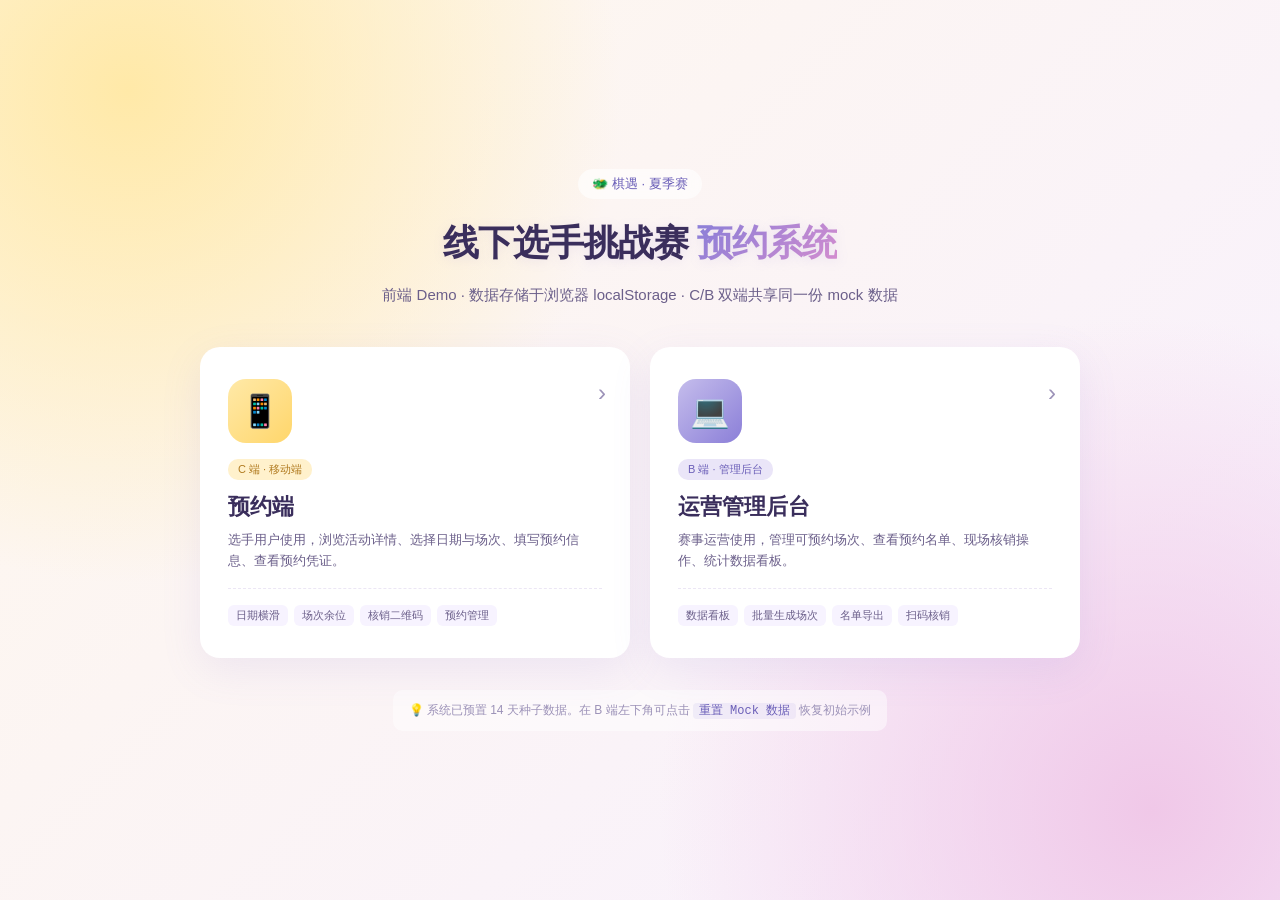
<file: booking-system/index.html>
<!DOCTYPE html>
<html lang="zh-CN">
<head>
<meta charset="UTF-8" />
<meta name="viewport" content="width=device-width, initial-scale=1" />
<title>棋遇预约系统 · Demo</title>
<link rel="stylesheet" href="./styles/tokens.css" />
<style>
body {
  background:
    radial-gradient(circle at 10% 10%, #FFE9A8 0%, transparent 35%),
    radial-gradient(circle at 90% 90%, #F0C8E8 0%, transparent 35%),
    linear-gradient(135deg, #FFF8EC 0%, #F7F0FF 100%);
  min-height: 100vh;
  display: flex;
  align-items: center;
  justify-content: center;
  padding: 24px;
}
.entry-wrap {
  max-width: 880px;
  width: 100%;
  text-align: center;
}
.brand {
  display: inline-flex;
  align-items: center;
  gap: 10px;
  padding: 6px 14px;
  border-radius: 16px;
  background: rgba(255,255,255,0.6);
  backdrop-filter: blur(10px);
  font-size: 13px;
  color: var(--candy-purple-deep);
  font-weight: 500;
  margin-bottom: 20px;
}
h1 {
  font-size: 36px;
  font-weight: 800;
  color: var(--text-1);
  margin: 0 0 12px;
  letter-spacing: -1px;
  text-shadow: 0 2px 12px rgba(139,127,216,0.15);
}
h1 span { background: linear-gradient(135deg, var(--candy-purple), var(--candy-pink)); -webkit-background-clip: text; -webkit-text-fill-color: transparent; }
.lead {
  font-size: 15px;
  color: var(--text-2);
  margin-bottom: 40px;
  line-height: 1.6;
}
.entries {
  display: grid;
  grid-template-columns: 1fr 1fr;
  gap: 20px;
  margin-bottom: 32px;
}
.entry-card {
  position: relative;
  padding: 32px 28px;
  border-radius: 20px;
  background: #fff;
  box-shadow: 0 12px 40px rgba(139,127,216,0.12);
  text-align: left;
  cursor: pointer;
  transition: all 0.25s;
  overflow: hidden;
}
.entry-card:hover {
  transform: translateY(-4px);
  box-shadow: 0 16px 48px rgba(139,127,216,0.2);
}
.entry-card::before {
  content: '';
  position: absolute;
  inset: 0;
  border-radius: 20px;
  padding: 2px;
  background: linear-gradient(135deg, transparent, transparent);
  -webkit-mask: linear-gradient(#fff 0 0) content-box, linear-gradient(#fff 0 0);
  -webkit-mask-composite: xor;
  mask-composite: exclude;
  opacity: 0;
  transition: opacity 0.25s;
}
.entry-card:hover::before {
  opacity: 1;
  background: linear-gradient(135deg, var(--candy-purple), var(--candy-pink));
}
.entry-card .icon-box {
  width: 64px; height: 64px;
  border-radius: 18px;
  display: flex; align-items: center; justify-content: center;
  font-size: 32px;
  margin-bottom: 16px;
}
.entry-card.client .icon-box { background: linear-gradient(135deg, #FFE9A8, #FFD66B); }
.entry-card.admin .icon-box { background: linear-gradient(135deg, #C5BDEC, #8B7FD8); color: #fff; }
.entry-card .label-tag {
  display: inline-block;
  padding: 3px 10px;
  border-radius: 10px;
  font-size: 11px;
  font-weight: 500;
  margin-bottom: 12px;
}
.entry-card.client .label-tag { background: #FFF1CC; color: #B07A1F; }
.entry-card.admin .label-tag { background: #EAE5F8; color: var(--candy-purple-deep); }
.entry-card h2 {
  margin: 0 0 8px;
  font-size: 22px;
  color: var(--text-1);
}
.entry-card p {
  margin: 0;
  font-size: 13px;
  color: var(--text-2);
  line-height: 1.6;
}
.entry-card .arrow {
  position: absolute;
  right: 24px; top: 32px;
  font-size: 24px;
  color: var(--text-3);
  transition: transform 0.25s;
}
.entry-card:hover .arrow { transform: translateX(4px); color: var(--candy-purple); }

.entry-card .features {
  margin-top: 16px;
  padding-top: 16px;
  border-top: 1px dashed var(--line);
  display: flex;
  flex-wrap: wrap;
  gap: 6px;
}
.entry-card .features span {
  font-size: 11px;
  padding: 3px 8px;
  border-radius: 6px;
  background: var(--bg-soft);
  color: var(--text-2);
}

.tip {
  font-size: 12px;
  color: var(--text-3);
  background: rgba(255,255,255,0.5);
  border-radius: 10px;
  padding: 12px 16px;
  display: inline-block;
}
.tip code {
  background: rgba(139,127,216,0.1);
  padding: 1px 6px;
  border-radius: 4px;
  font-family: 'Courier New', monospace;
  color: var(--candy-purple-deep);
}

@media (max-width: 720px) {
  .entries { grid-template-columns: 1fr; }
  h1 { font-size: 28px; }
}
</style>
</head>
<body>
<div class="entry-wrap">
  <div class="brand">🐲 棋遇 · 夏季赛</div>
  <h1>线下选手挑战赛 <span>预约系统</span></h1>
  <p class="lead">前端 Demo · 数据存储于浏览器 localStorage · C/B 双端共享同一份 mock 数据</p>

  <div class="entries">
    <a class="entry-card client" href="./client/index.html">
      <div class="icon-box">📱</div>
      <span class="label-tag">C 端 · 移动端</span>
      <h2>预约端</h2>
      <p>选手用户使用，浏览活动详情、选择日期与场次、填写预约信息、查看预约凭证。</p>
      <div class="features">
        <span>日期横滑</span>
        <span>场次余位</span>
        <span>核销二维码</span>
        <span>预约管理</span>
      </div>
      <div class="arrow">›</div>
    </a>

    <a class="entry-card admin" href="./admin/index.html">
      <div class="icon-box">💻</div>
      <span class="label-tag">B 端 · 管理后台</span>
      <h2>运营管理后台</h2>
      <p>赛事运营使用，管理可预约场次、查看预约名单、现场核销操作、统计数据看板。</p>
      <div class="features">
        <span>数据看板</span>
        <span>批量生成场次</span>
        <span>名单导出</span>
        <span>扫码核销</span>
      </div>
      <div class="arrow">›</div>
    </a>
  </div>

  <div class="tip">
    💡 系统已预置 14 天种子数据。在 B 端左下角可点击 <code>重置 Mock 数据</code> 恢复初始示例
  </div>
</div>
</body>
</html>
</file>
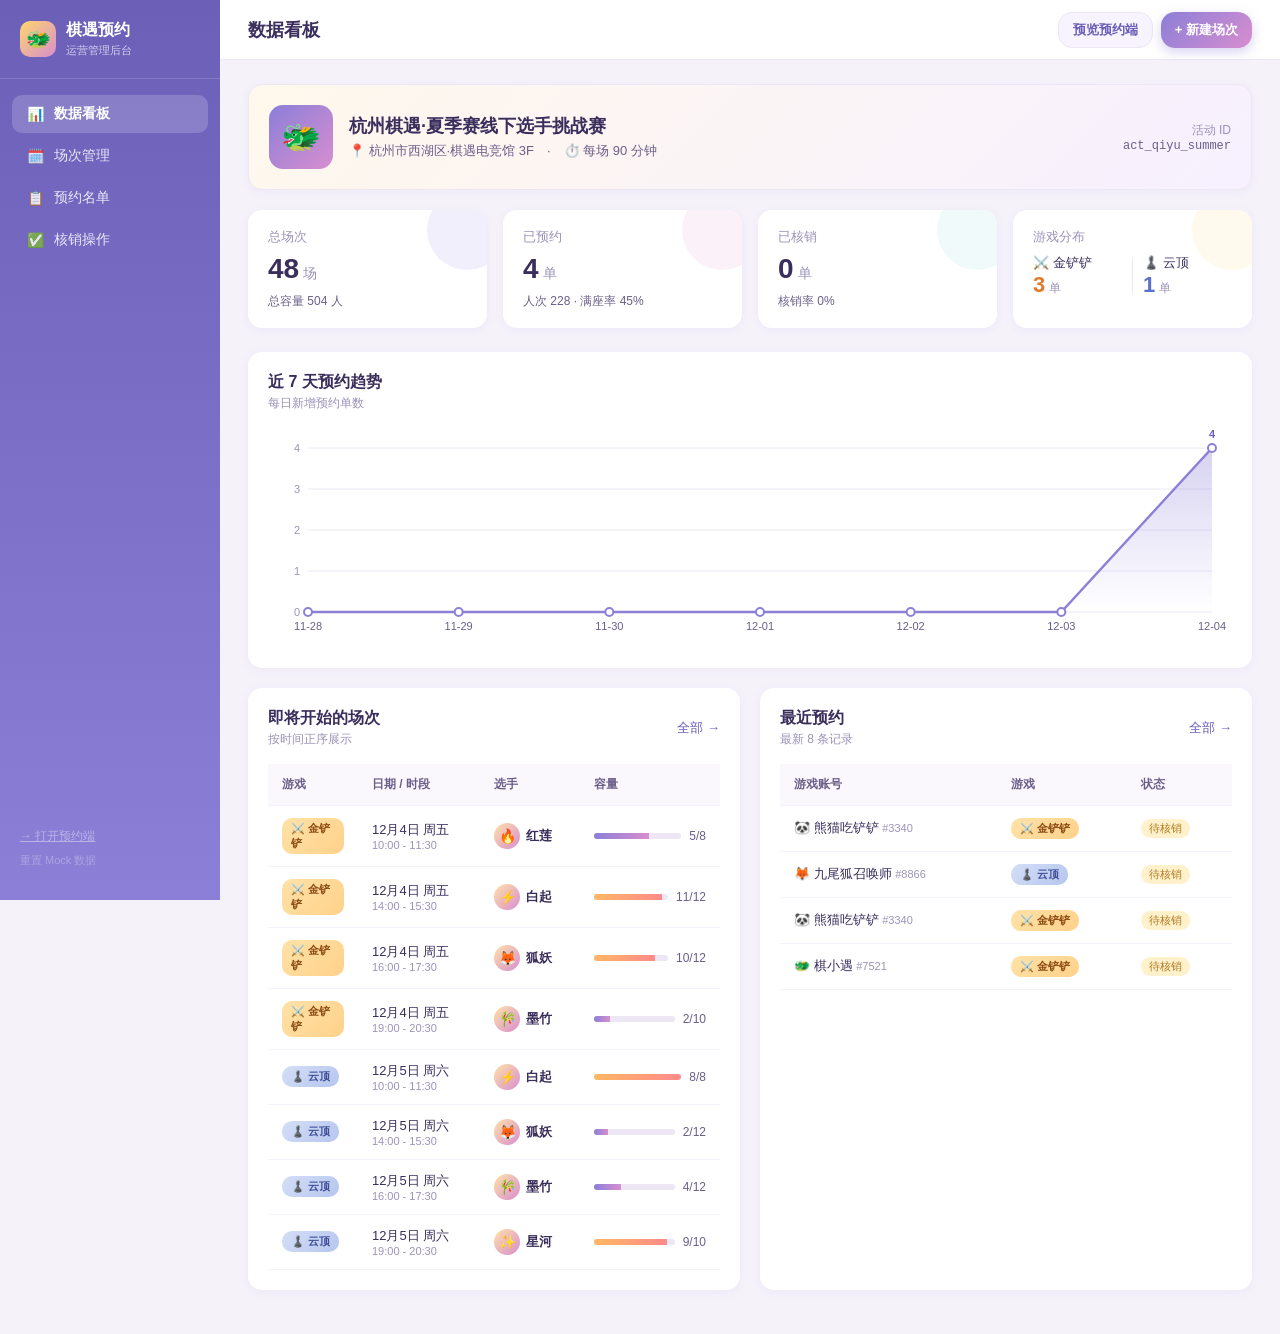
<file: booking-system/admin/index.html>
<!DOCTYPE html>
<html lang="zh-CN">
<head>
<meta charset="UTF-8" />
<meta name="viewport" content="width=device-width, initial-scale=1" />
<title>数据看板 · 棋遇预约管理</title>
<link rel="stylesheet" href="../styles/tokens.css" />
<link rel="stylesheet" href="../styles/admin.css" />
</head>
<body>
<div class="layout" id="layout"></div>

<script type="module">
import { initStore, getActivity, getStats, getSessions, getBookings, fmtDateCN, getGame, GAMES } from '../shared/store.js';
import { renderAdminLayout } from '../shared/layout.js';

initStore();
renderAdminLayout({
  active: 'dashboard',
  title: '数据看板',
  actions: `
    <a class="btn btn-ghost" href="../client/index.html" target="_blank" style="height:36px;padding:0 14px;font-size:13px;">预览预约端</a>
    <a class="btn btn-primary" href="./sessions.html" style="height:36px;padding:0 14px;font-size:13px;">+ 新建场次</a>
  `
});

const act = getActivity();
const stats = getStats();
const sessions = getSessions();
const bookings = getBookings();

const today = new Date().toISOString().slice(0, 10);
const upcomingSessions = sessions
  .filter(s => s.date >= today)
  .sort((a, b) => (a.date + a.startTime).localeCompare(b.date + b.startTime))
  .slice(0, 8);

const recentBookings = bookings
  .filter(b => b.status !== 'cancelled')
  .sort((a, b) => b.createdAt - a.createdAt)
  .slice(0, 8);

document.getElementById('content').innerHTML = `
  <!-- 活动概览 -->
  <div class="card" style="background: linear-gradient(135deg, #FFF8EC, #F7F0FF); border: 1px solid var(--line);">
    <div style="display:flex;align-items:center;gap:16px;">
      <div style="width:64px;height:64px;border-radius:14px;background:linear-gradient(135deg, var(--candy-purple), var(--candy-pink));display:flex;align-items:center;justify-content:center;font-size:32px;">🐲</div>
      <div style="flex:1;">
        <div style="font-size:18px;font-weight:700;color:var(--text-1);">${act.title}</div>
        <div style="font-size:13px;color:var(--text-2);margin-top:4px;">📍 ${act.location}　·　⏱️ ${act.duration}</div>
      </div>
      <div style="text-align:right;">
        <div style="font-size:12px;color:var(--text-3);">活动 ID</div>
        <div style="font-size:12px;color:var(--text-2);font-family:monospace;">${act.id}</div>
      </div>
    </div>
  </div>

  <!-- 核心指标 -->
  <div class="stats-grid">
    <div class="stat-card purple">
      <div class="label">总场次</div>
      <div class="value">${stats.totalSessions}<span class="unit">场</span></div>
      <div class="delta">总容量 ${stats.totalCap} 人</div>
    </div>
    <div class="stat-card pink">
      <div class="label">已预约</div>
      <div class="value">${stats.totalBookings}<span class="unit">单</span></div>
      <div class="delta">人次 ${stats.totalBooked} · 满座率 ${stats.fillRate}%</div>
    </div>
    <div class="stat-card mint">
      <div class="label">已核销</div>
      <div class="value">${stats.checkedCount}<span class="unit">单</span></div>
      <div class="delta">核销率 ${stats.checkRate}%</div>
    </div>
    <div class="stat-card yellow">
      <div class="label">游戏分布</div>
      <div style="display:flex;align-items:center;gap:10px;margin-top:6px;">
        <div style="flex:1;">
          <div style="display:flex;align-items:center;gap:4px;font-size:13px;">${GAMES.jcc.icon} ${GAMES.jcc.short}</div>
          <div style="font-size:22px;font-weight:800;color:#E07A2C;">${stats.gameStats.jcc || 0}<span style="font-size:12px;color:var(--text-3);font-weight:500;"> 单</span></div>
        </div>
        <div style="width:1px;height:36px;background:var(--line);"></div>
        <div style="flex:1;">
          <div style="display:flex;align-items:center;gap:4px;font-size:13px;">${GAMES.tft.icon} ${GAMES.tft.short}</div>
          <div style="font-size:22px;font-weight:800;color:#5B6FCF;">${stats.gameStats.tft || 0}<span style="font-size:12px;color:var(--text-3);font-weight:500;"> 单</span></div>
        </div>
      </div>
    </div>
  </div>

  <!-- 趋势图 -->
  <div class="card">
    <div class="card-head">
      <div>
        <h3>近 7 天预约趋势</h3>
        <div class="sub">每日新增预约单数</div>
      </div>
    </div>
    <div class="chart-wrap" id="chart"></div>
  </div>

  <div style="display:grid;grid-template-columns: 1fr 1fr;gap:20px;">
    <!-- 即将开始的场次 -->
    <div class="card">
      <div class="card-head">
        <div>
          <h3>即将开始的场次</h3>
          <div class="sub">按时间正序展示</div>
        </div>
        <a href="./sessions.html" style="font-size:13px;color:var(--candy-purple-deep);">全部 →</a>
      </div>
      ${upcomingSessions.length === 0 ? `<div class="admin-empty"><span class="emoji">🌙</span>暂无未来场次</div>` :
        `<table class="table">
          <thead><tr><th style="width:90px;">游戏</th><th>日期 / 时段</th><th>选手</th><th style="width:140px;">容量</th></tr></thead>
          <tbody>
            ${upcomingSessions.map(s => {
              const pct = Math.round((s.booked / s.capacity) * 100);
              const game = getGame(s.game);
              const ch = s.challenger;
              return `<tr>
                <td><span class="game-badge ${s.game || 'jcc'}">${game.icon} ${game.short}</span></td>
                <td>
                  <div style="font-size:13px;">${fmtDateCN(s.date)}</div>
                  <div style="font-size:11px;color:var(--text-3);">${s.startTime} - ${s.endTime}</div>
                </td>
                <td>${ch ? `<div class="challenger-mini"><div class="ava">${ch.avatar || '🎮'}</div><span class="name">${ch.name}</span></div>` : '<span style="color:var(--text-3);font-size:12px;">—</span>'}</td>
                <td>
                  <div class="cap-cell">
                    <div class="bar"><i class="${pct>70?'warn':''}" style="width:${pct}%"></i></div>
                    <div class="num">${s.booked}/${s.capacity}</div>
                  </div>
                </td>
              </tr>`;
            }).join('')}
          </tbody>
        </table>`
      }
    </div>

    <!-- 最近预约 -->
    <div class="card">
      <div class="card-head">
        <div>
          <h3>最近预约</h3>
          <div class="sub">最新 8 条记录</div>
        </div>
        <a href="./bookings.html" style="font-size:13px;color:var(--candy-purple-deep);">全部 →</a>
      </div>
      ${recentBookings.length === 0 ? `<div class="admin-empty"><span class="emoji">📭</span>暂无预约</div>` :
        `<table class="table">
          <thead><tr><th>游戏账号</th><th>游戏</th><th>状态</th></tr></thead>
          <tbody>
            ${recentBookings.map(b => {
              const tag = b.status === 'checked'
                ? `<span class="badge badge-mint">已核销</span>`
                : `<span class="badge badge-yellow">待核销</span>`;
              const ga = b.gameAccount || {};
              const sess = sessions.find(s => s.id === b.sessionId);
              const game = getGame(sess?.game);
              return `<tr>
                <td>${ga.avatar || '🎮'} ${ga.nickname || '<span style=\"color:var(--text-3);\">未绑定</span>'} <span style="color:var(--text-3);font-size:11px;">${ga.tag || ''}</span></td>
                <td>${sess ? `<span class="game-badge ${sess.game || 'jcc'}">${game.icon} ${game.short}</span>` : '—'}</td>
                <td>${tag}</td>
              </tr>`;
            }).join('')}
          </tbody>
        </table>`
      }
    </div>
  </div>
`;

// ---------- 折线图（纯 SVG） ----------
function drawTrend() {
  const wrap = document.getElementById('chart');
  const data = stats.trend;
  const W = wrap.clientWidth || 800;
  const H = 220;
  const pad = { l: 40, r: 20, t: 20, b: 36 };
  const innerW = W - pad.l - pad.r;
  const innerH = H - pad.t - pad.b;
  const maxY = Math.max(4, ...data.map(d => d.count));
  const stepX = innerW / Math.max(1, data.length - 1);

  const points = data.map((d, i) => ({
    x: pad.l + i * stepX,
    y: pad.t + innerH - (d.count / maxY) * innerH,
    ...d
  }));

  const gridLines = [];
  for (let i = 0; i <= 4; i++) {
    const y = pad.t + (innerH / 4) * i;
    const v = Math.round(maxY - (maxY / 4) * i);
    gridLines.push(`<line x1="${pad.l}" y1="${y}" x2="${W - pad.r}" y2="${y}" stroke="#ECE6F5" />`);
    gridLines.push(`<text x="${pad.l - 8}" y="${y + 4}" text-anchor="end" font-size="11" fill="#9C92B8">${v}</text>`);
  }

  const linePath = points.map((p, i) => `${i === 0 ? 'M' : 'L'} ${p.x} ${p.y}`).join(' ');
  const areaPath = `${linePath} L ${points[points.length - 1].x} ${pad.t + innerH} L ${points[0].x} ${pad.t + innerH} Z`;

  wrap.innerHTML = `
    <svg class="chart-svg" viewBox="0 0 ${W} ${H}" preserveAspectRatio="none">
      <defs>
        <linearGradient id="areaGrad" x1="0" y1="0" x2="0" y2="1">
          <stop offset="0%" stop-color="#8B7FD8" stop-opacity="0.35" />
          <stop offset="100%" stop-color="#8B7FD8" stop-opacity="0" />
        </linearGradient>
      </defs>
      ${gridLines.join('')}
      <path d="${areaPath}" fill="url(#areaGrad)" />
      <path d="${linePath}" fill="none" stroke="#8B7FD8" stroke-width="2.5" stroke-linejoin="round" />
      ${points.map(p => `
        <circle cx="${p.x}" cy="${p.y}" r="4" fill="#fff" stroke="#8B7FD8" stroke-width="2" />
        <text x="${p.x}" y="${H - pad.b + 18}" text-anchor="middle" font-size="11" fill="#6B5F8A">${p.date.slice(5)}</text>
        ${p.count > 0 ? `<text x="${p.x}" y="${p.y - 10}" text-anchor="middle" font-size="11" fill="#6B5FB8" font-weight="600">${p.count}</text>` : ''}
      `).join('')}
    </svg>
  `;
}
drawTrend();
window.addEventListener('resize', drawTrend);
</script>
</body>
</html>
</file>
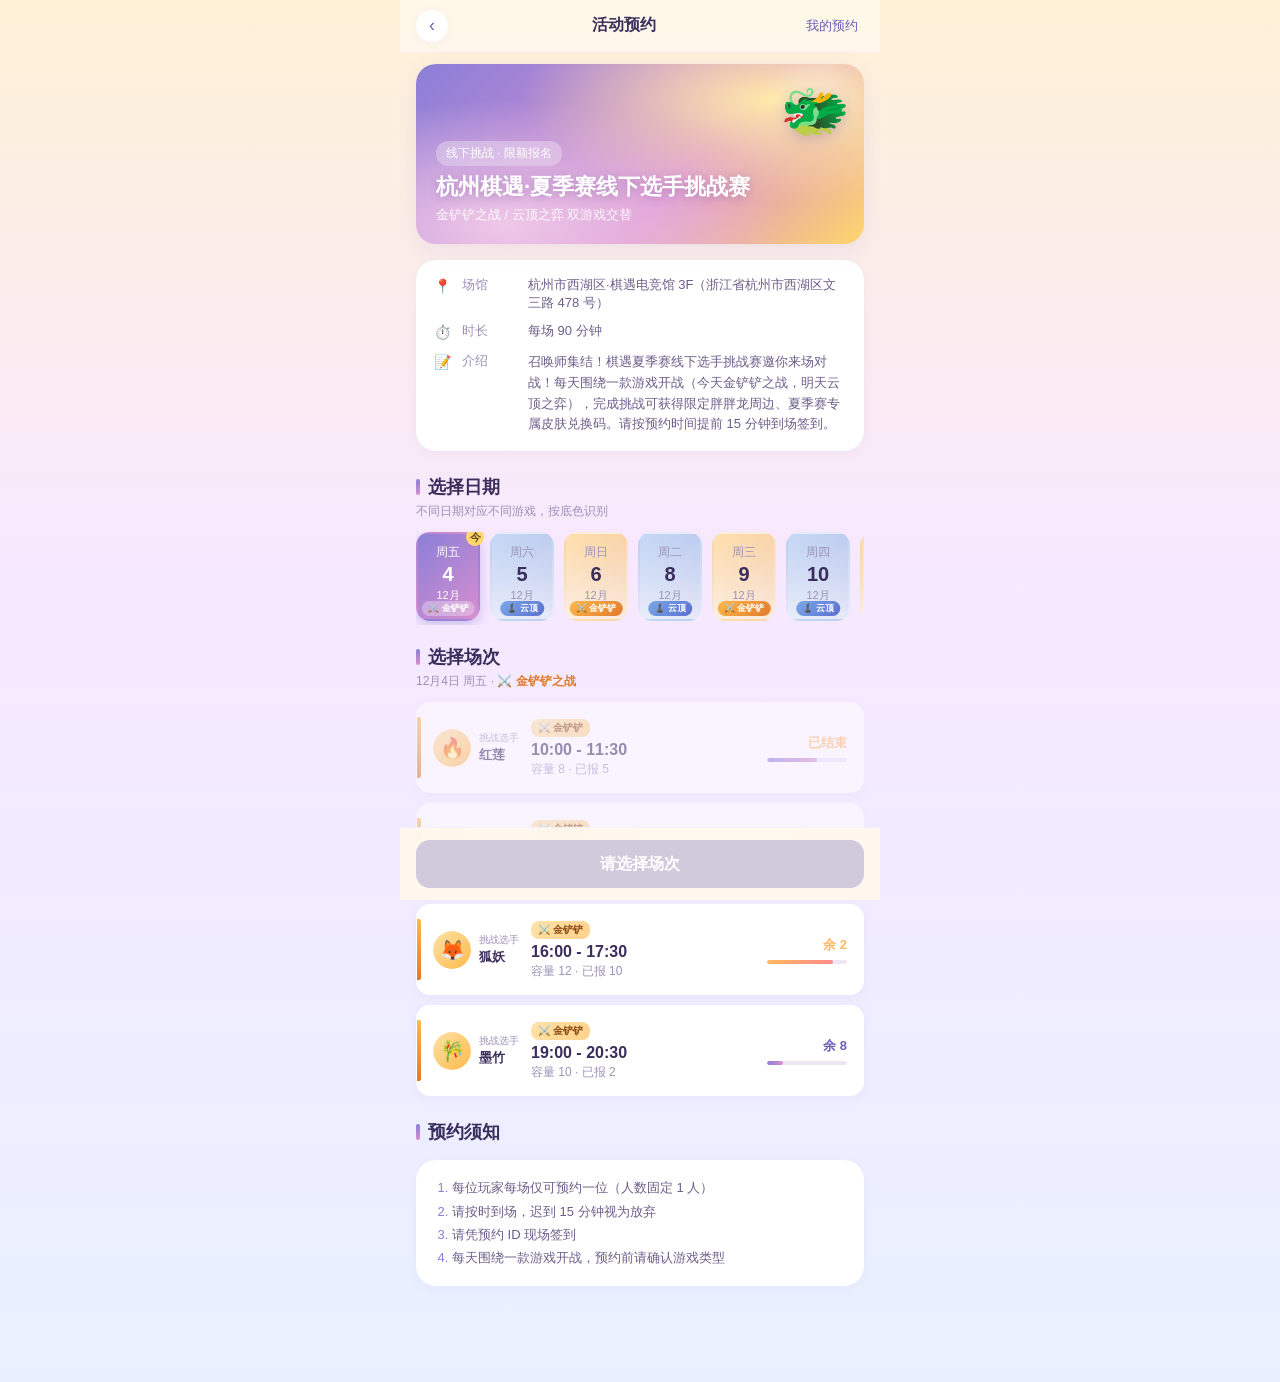
<file: booking-system/client/index.html>
<!DOCTYPE html>
<html lang="zh-CN">
<head>
<meta charset="UTF-8" />
<meta name="viewport" content="width=device-width, initial-scale=1, maximum-scale=1, user-scalable=no, viewport-fit=cover" />
<title>棋遇夏季赛·预约</title>
<link rel="stylesheet" href="../styles/tokens.css" />
<link rel="stylesheet" href="../styles/client.css" />
</head>
<body>
<div class="app">
  <!-- 顶部导航 -->
  <div class="nav">
    <a class="back" href="../index.html">‹</a>
    <div class="title">活动预约</div>
    <button class="right text" id="btnMy" type="button" style="background:none;border:none;cursor:pointer;">我的预约</button>
  </div>

  <!-- 活动 KV -->
  <div class="kv">
    <div class="kv-mascot">🐲</div>
    <span class="kv-tag">线下挑战 · 限额报名</span>
    <div class="kv-title" id="kvTitle">杭州棋遇·夏季赛线下选手挑战赛</div>
    <div class="kv-sub" id="kvSub">金铲铲之战 / 云顶之弈 双游戏交替</div>
  </div>

  <!-- 活动信息 -->
  <div class="info-card">
    <div class="info-row">
      <span class="icon">📍</span>
      <span class="label">场馆</span>
      <span id="infoLoc"></span>
    </div>
    <div class="info-row">
      <span class="icon">⏱️</span>
      <span class="label">时长</span>
      <span id="infoDur"></span>
    </div>
    <div class="info-row">
      <span class="icon">📝</span>
      <span class="label">介绍</span>
      <span id="infoDesc" style="line-height:1.6;"></span>
    </div>
  </div>

  <!-- 日期选择 -->
  <div class="section-title">选择日期</div>
  <div class="section-sub">不同日期对应不同游戏，按底色识别</div>
  <div class="date-scroll">
    <div class="date-list" id="dateList"></div>
  </div>

  <!-- 场次列表 -->
  <div class="section-title" style="margin-top:20px;">选择场次</div>
  <div class="section-sub" id="dateLabel">—</div>
  <div class="session-list" id="sessionList"></div>

  <!-- 注意事项 -->
  <div class="section-title" style="margin-top:24px;">预约须知</div>
  <div class="info-card">
    <ol class="rule-list" id="ruleList"></ol>
  </div>
</div>

<!-- 底部 CTA -->
<div class="cta-bar">
  <button class="btn btn-primary" id="btnNext" disabled>请选择场次</button>
</div>

<!-- ========== 弹窗 1：确认预约 ========== -->
<div class="sheet-mask" id="confirmSheet">
  <div class="sheet">
    <div class="sheet-header">
      <button class="sheet-close" data-close="confirmSheet" type="button">×</button>
      <div class="sheet-title">确认预约信息</div>
    </div>
    <div class="sheet-body">
      <div style="height:12px;"></div>

      <!-- 场次概览 -->
      <div class="summary-card">
        <div class="row"><span>活动</span><strong id="cActTitle">—</strong></div>
        <div class="row"><span>游戏</span><strong id="cGame">—</strong></div>
        <div class="row"><span>挑战选手</span><strong id="cChallenger">—</strong></div>
        <div class="row"><span>日期</span><strong id="cDate">—</strong></div>
        <div class="row"><span>时段</span><strong id="cTime">—</strong></div>
        <div class="row"><span>地点</span><strong id="cLoc">—</strong></div>
      </div>

      <div class="section-title">参赛账号</div>
      <div class="form">
        <div class="form-row">
          <label>游戏账号</label>
          <div class="readonly" id="cGameAcc">—</div>
        </div>
        <div class="form-row">
          <label>预约人数</label>
          <div class="readonly">1 人<span class="lock">单人挑战</span></div>
        </div>
      </div>

      <div class="section-title">温馨提示</div>
      <div class="info-card">
        <ol class="rule-list">
          <li>预约绑定当前游戏账号，每个账号每场仅可预约一位</li>
          <li>提交后系统将生成专属预约 ID，请向工作人员出示该 ID 完成现场签到</li>
          <li>请按时到场，迟到 15 分钟视为放弃</li>
        </ol>
      </div>
      <div style="height:8px;"></div>
    </div>
    <div class="sheet-footer">
      <div class="row">
        <button class="btn btn-ghost" data-close="confirmSheet" type="button">返回修改</button>
        <button class="btn btn-primary" id="btnConfirmSubmit" type="button">确认提交预约</button>
      </div>
    </div>
  </div>
</div>

<!-- ========== 弹窗 2：我的预约记录 ========== -->
<div class="sheet-mask" id="mySheet">
  <div class="sheet">
    <div class="sheet-header">
      <button class="sheet-close" data-close="mySheet" type="button">×</button>
      <div class="sheet-title">我的预约记录</div>
    </div>
    <div class="sheet-body">
      <div class="tabs" id="myTabs">
        <div class="tab-item active" data-tab="all">全部</div>
        <div class="tab-item" data-tab="pending">待核销</div>
        <div class="tab-item" data-tab="checked">已核销</div>
      </div>
      <div id="myList"></div>
    </div>
  </div>
</div>

<!-- ========== 弹窗 3：预约凭证（取代二维码弹窗） ========== -->
<div class="mask" id="ticketMask" style="display:none; z-index: 300;">
  <div class="modal" style="max-width:340px;">
    <div style="font-size:12px;color:var(--text-3);margin-bottom:6px;">现场签到凭证</div>
    <div class="modal-title" style="font-size:16px;">请向工作人员出示以下预约 ID</div>
    <div class="ticket-id-box">
      <div class="ticket-id-label">预约 ID</div>
      <div class="ticket-id-value" id="ticketId">—</div>
      <button class="btn btn-ghost" id="copyIdBtn" type="button" style="height:32px;font-size:12px;padding:0 12px;margin-top:10px;">📋 复制 ID</button>
    </div>
    <div id="ticketInfo" style="text-align:left;font-size:13px;color:var(--text-2);line-height:1.8;margin-top:6px;"></div>
    <button class="btn btn-ghost close-btn" id="closeTicket" type="button">关闭</button>
  </div>
</div>

<!-- ========== 弹窗 4：预约成功提示 ========== -->
<div class="mask success-toast" id="successToast" style="display:none; z-index: 400;">
  <div class="modal">
    <div class="big-check">✓</div>
    <div class="big-title">预约成功啦！</div>
    <div class="big-sub">请保留预约 ID，现场向工作人员出示完成签到</div>
    <div class="code-disp">
      <div class="label-mini">您的预约 ID</div>
      <div class="code-big" id="successCode">—</div>
    </div>
    <div style="display:flex;gap:10px;">
      <button class="btn btn-ghost" id="successClose" type="button" style="flex:1;height:42px;">知道了</button>
      <button class="btn btn-primary" id="successGoMy" type="button" style="flex:1;height:42px;">查看我的预约</button>
    </div>
  </div>
</div>

<script type="module">
import {
  initStore, getActivity, getSessions, getSessionsByDate,
  getSessionById, fmtDate, fmtDateCN, isPast,
  getCurrentAccount, getBookingsByOpenid, createBooking,
  getGame, getPrimaryGameOfDate, formatBookingDisplayId, shortBookingId
} from '../shared/store.js';

initStore();

const act = getActivity();
document.getElementById('kvTitle').textContent = act.title;
document.getElementById('kvSub').textContent = act.subtitle;
document.getElementById('infoLoc').textContent = `${act.location}（${act.address}）`;
document.getElementById('infoDur').textContent = act.duration;
document.getElementById('infoDesc').textContent = act.description;
document.getElementById('ruleList').innerHTML = act.rules.map(r => `<li>${r}</li>`).join('');

// ========== 抽屉开关 ==========
function openSheet(id) {
  document.getElementById(id).classList.add('show');
  document.body.style.overflow = 'hidden';
}
function closeSheet(id) {
  document.getElementById(id).classList.remove('show');
  document.body.style.overflow = '';
}
document.querySelectorAll('[data-close]').forEach(el => {
  el.addEventListener('click', () => closeSheet(el.dataset.close));
});
document.querySelectorAll('.sheet-mask').forEach(el => {
  el.addEventListener('click', (e) => {
    if (e.target === el) closeSheet(el.id);
  });
});

// ========== 主页：日期 + 场次 ==========
function getDatesWithSessions() {
  const sessions = getSessions();
  const map = new Map();
  sessions.forEach(s => {
    if (!map.has(s.date)) map.set(s.date, { total: 0, available: 0, allPast: true });
    const item = map.get(s.date);
    item.total += s.capacity;
    item.available += Math.max(0, s.capacity - s.booked);
    if (!isPast(s.date, s.endTime)) item.allPast = false;
  });
  return Array.from(map.entries())
    .map(([date, info]) => ({ date, ...info, game: getPrimaryGameOfDate(date) }))
    .sort((a, b) => a.date.localeCompare(b.date))
    .filter(d => !d.allPast);
}

let dates = getDatesWithSessions();
const todayStr = fmtDate(new Date());
let activeDate = dates[0]?.date || null;
let activeSession = null;

function renderDates() {
  const wrap = document.getElementById('dateList');
  wrap.innerHTML = dates.map(d => {
    const dt = new Date(d.date);
    const week = ['日','一','二','三','四','五','六'][dt.getDay()];
    const day = dt.getDate();
    const month = dt.getMonth() + 1;
    const game = getGame(d.game);
    const cls = ['date-item'];
    if (d.date === activeDate) cls.push('active');
    if (d.date === todayStr) cls.push('today');
    if (d.available === 0) cls.push('full');
    if (d.game) cls.push('game-' + d.game);
    return `
      <div class="${cls.join(' ')}" data-date="${d.date}">
        <div class="week">周${week}</div>
        <div class="day">${day}</div>
        <div class="month">${month}月</div>
        ${d.game ? `<div class="game-mark">${game.icon} ${game.short}</div>` : ''}
      </div>`;
  }).join('');

  wrap.querySelectorAll('.date-item').forEach(el => {
    el.addEventListener('click', () => {
      activeDate = el.dataset.date;
      activeSession = null;
      renderDates();
      renderSessions();
      updateCTA();
    });
  });
}

function renderSessions() {
  if (activeDate) {
    const game = getGame(getPrimaryGameOfDate(activeDate));
    document.getElementById('dateLabel').innerHTML = `${fmtDateCN(activeDate)} · <span style="color:${game.color2};font-weight:600;">${game.icon} ${game.name}</span>`;
  } else {
    document.getElementById('dateLabel').textContent = '请先选择日期';
  }

  const list = document.getElementById('sessionList');
  if (!activeDate) { list.innerHTML = ''; return; }

  const sessions = getSessionsByDate(activeDate)
    .sort((a, b) => a.startTime.localeCompare(b.startTime));

  if (sessions.length === 0) {
    list.innerHTML = `<div class="empty"><span class="emoji">🌙</span>这天暂无场次</div>`;
    return;
  }

  list.innerHTML = sessions.map(s => {
    const left = s.capacity - s.booked;
    const past = isPast(s.date, s.endTime);
    const full = left <= 0;
    const closed = s.status === 'closed';
    const disabled = past || full || closed;

    const pct = Math.round((s.booked / s.capacity) * 100);
    const leftClass = full ? 'full' : (left <= 3 ? 'few' : '');
    const leftText = past ? '已结束' : closed ? '已关闭' : full ? '已满' : `余 ${left}`;

    const cls = ['session-card', 'game-' + (s.game || 'jcc')];
    if (disabled) cls.push('disabled');
    if (activeSession === s.id) cls.push('active');

    const ch = s.challenger;
    const game = getGame(s.game);

    return `
      <div class="${cls.join(' ')}" data-id="${s.id}" data-disabled="${disabled}">
        <span class="game-rail"></span>
        ${ch ? `
          <div class="challenger">
            <div class="ava">${ch.avatar || '🎮'}</div>
            <div class="who">
              <span class="label-mini">挑战选手</span>
              <span class="name-cn">${ch.name}</span>
            </div>
          </div>
        ` : ''}
        <div class="session-time">
          <span class="game-tag ${s.game || 'jcc'}">${game.icon} ${game.short}</span>
          <div class="range">${s.startTime} - ${s.endTime}</div>
          <div class="duration">容量 ${s.capacity} · 已报 ${s.booked}</div>
        </div>
        <div class="session-status">
          <div class="left ${leftClass}">${leftText}</div>
          <div class="cap-bar"><i class="${pct > 70 ? 'warn' : ''}" style="width:${pct}%"></i></div>
        </div>
      </div>`;
  }).join('');

  list.querySelectorAll('.session-card').forEach(el => {
    el.addEventListener('click', () => {
      if (el.dataset.disabled === 'true') return;
      activeSession = el.dataset.id;
      renderSessions();
      updateCTA();
    });
  });
}

function updateCTA() {
  const btn = document.getElementById('btnNext');
  if (!activeSession) {
    btn.disabled = true;
    btn.textContent = activeDate ? '请选择场次' : '请先选择日期';
  } else {
    btn.disabled = false;
    btn.textContent = '前往确认预约信息';
  }
}

document.getElementById('btnNext').addEventListener('click', () => {
  if (!activeSession) return;
  openConfirmSheet(activeSession);
});

// ========== 弹窗 1：确认预约 ==========
let confirmSid = null;

function openConfirmSheet(sid) {
  const sess = getSessionById(sid);
  if (!sess) return alert('场次不存在');
  const acc = getCurrentAccount();

  const dup = getBookingsByOpenid(acc.openid).find(
    b => b.sessionId === sid && b.status === 'pending'
  );
  if (dup) {
    alert(`你的账号「${acc.nickname}」已预约该场次（预约 ID ${formatBookingDisplayId(dup.id)}），请勿重复预约`);
    return;
  }

  confirmSid = sid;
  const game = getGame(sess.game);
  const ch = sess.challenger;

  document.getElementById('cActTitle').textContent = act.title;
  document.getElementById('cGame').innerHTML = `${game.icon} ${game.name}`;
  document.getElementById('cChallenger').innerHTML = ch
    ? `<span style="font-size:16px;margin-right:4px;">${ch.avatar || '🎮'}</span>${ch.name}`
    : '<span style="color:var(--text-3);">未指定</span>';
  document.getElementById('cDate').textContent = fmtDateCN(sess.date);
  document.getElementById('cTime').textContent = `${sess.startTime} - ${sess.endTime}`;
  document.getElementById('cLoc').textContent = act.location;
  document.getElementById('cGameAcc').innerHTML =
    `<span style="margin-right:6px;font-size:18px;">${acc.avatar}</span>${acc.nickname}<span style="color:var(--text-3);font-size:12px;font-weight:400;margin-left:4px;">${acc.tag}</span><span class="lock">🔒 已绑定</span>`;

  openSheet('confirmSheet');
}

document.getElementById('btnConfirmSubmit').onclick = () => {
  const sess = getSessionById(confirmSid);
  if (!sess) return alert('场次不存在');
  if (sess.booked >= sess.capacity) return alert('该场次已满');

  const acc = getCurrentAccount();
  try {
    const booking = createBooking({
      sessionId: confirmSid,
      openid: acc.openid,
      gameAccount: {
        nickname: acc.nickname,
        tag: acc.tag,
        avatar: acc.avatar,
        server: acc.server,
        rank: acc.rank
      }
    });
    closeSheet('confirmSheet');

    activeSession = null;
    dates = getDatesWithSessions();
    renderDates();
    renderSessions();
    updateCTA();

    showSuccess(booking);
  } catch (e) {
    alert(e.message || '提交失败');
  }
};

// ========== 弹窗 4：成功提示 ==========
function showSuccess(bk) {
  document.getElementById('successCode').textContent = formatBookingDisplayId(bk.id);
  document.getElementById('successToast').style.display = 'flex';
}
document.getElementById('successClose').onclick = () => {
  document.getElementById('successToast').style.display = 'none';
};
document.getElementById('successGoMy').onclick = () => {
  document.getElementById('successToast').style.display = 'none';
  openMySheet();
};

// ========== 弹窗 2：我的预约记录 ==========
let myTab = 'all';

document.getElementById('btnMy').onclick = () => openMySheet();

document.querySelectorAll('#myTabs .tab-item').forEach(el => {
  el.onclick = () => {
    document.querySelectorAll('#myTabs .tab-item').forEach(t => t.classList.remove('active'));
    el.classList.add('active');
    myTab = el.dataset.tab;
    renderMyList();
  };
});

function openMySheet() {
  myTab = 'all';
  document.querySelectorAll('#myTabs .tab-item').forEach(t => t.classList.remove('active'));
  document.querySelector('#myTabs .tab-item[data-tab="all"]').classList.add('active');
  renderMyList();
  openSheet('mySheet');
}

function renderMyList() {
  const acc = getCurrentAccount();
  const list = document.getElementById('myList');
  let bookings = getBookingsByOpenid(acc.openid).filter(b => b.status !== 'cancelled');
  if (myTab !== 'all') bookings = bookings.filter(b => b.status === myTab);

  if (!bookings.length) {
    list.innerHTML = `
      <div class="empty">
        <span class="emoji">📭</span>
        当前账号暂无预约记录
      </div>`;
    return;
  }

  list.innerHTML = bookings.map(bk => {
    const sess = getSessionById(bk.sessionId);
    if (!sess) return '';
    const past = isPast(sess.date, sess.endTime);
    const statusMap = {
      pending: past ? { tag: '已过期', cls: 'tag-gray' } : { tag: '待核销', cls: 'tag-yellow' },
      checked: { tag: '已核销', cls: 'tag-mint' }
    };
    const st = statusMap[bk.status] || { tag: bk.status, cls: 'tag-gray' };
    const cardCls = ['my-card'];
    if (bk.status === 'checked') cardCls.push('checked');

    const canShow = bk.status === 'pending' && !past;
    const game = getGame(sess.game);
    const ch = sess.challenger;
    const displayId = formatBookingDisplayId(bk.id);

    return `
      <div class="${cardCls.join(' ')}">
        <div class="head">
          <div class="date-info">${fmtDateCN(sess.date)}</div>
          <span class="tag ${st.cls}">${st.tag}</span>
        </div>
        <div class="meta">🎮 ${game.icon} ${game.name}${ch ? ` · 挑战选手 ${ch.avatar || ''} ${ch.name}` : ''}</div>
        <div class="meta">⏰ ${sess.startTime} - ${sess.endTime}</div>
        <div class="meta">🎫 预约 ID <strong style="color:var(--candy-purple-deep);letter-spacing:1px;font-family:'Courier New',monospace;">${displayId}</strong></div>
        <div class="meta">📍 ${act.location}</div>
        <div class="actions">
          ${canShow
            ? `<button class="btn btn-primary" data-act="show" data-id="${bk.id}" type="button">查看预约凭证</button>`
            : `<button class="btn btn-ghost" data-act="show" data-id="${bk.id}" type="button">查看详情</button>`}
        </div>
      </div>`;
  }).join('');

  list.querySelectorAll('button[data-act]').forEach(btn => {
    btn.onclick = () => {
      const id = btn.dataset.id;
      if (btn.dataset.act === 'show') showTicket(id);
    };
  });
}

// ========== 弹窗 3：预约凭证 ==========
function showTicket(bid) {
  const acc = getCurrentAccount();
  const bk = getBookingsByOpenid(acc.openid).find(b => b.id === bid);
  if (!bk) return;
  const sess = getSessionById(bk.sessionId);
  const game = getGame(sess?.game);
  const ch = sess?.challenger;
  const displayId = formatBookingDisplayId(bk.id);

  document.getElementById('ticketId').textContent = displayId;
  document.getElementById('ticketInfo').innerHTML = sess ? `
    <div style="background:var(--bg-soft);padding:12px 14px;border-radius:10px;">
      <div>🎮 <strong style="color:var(--text-1);">${game.icon} ${game.name}</strong></div>
      ${ch ? `<div style="margin-top:4px;">🥊 挑战选手 <strong style="color:var(--text-1);">${ch.avatar || '🎮'} ${ch.name}</strong></div>` : ''}
      <div style="margin-top:4px;">📅 ${fmtDateCN(sess.date)}</div>
      <div style="margin-top:4px;">⏰ ${sess.startTime} - ${sess.endTime}</div>
      <div style="margin-top:4px;">📍 ${act.location}</div>
      <div style="margin-top:4px;">🎮 ${bk.gameAccount?.avatar || ''} ${bk.gameAccount?.nickname || ''} ${bk.gameAccount?.tag || ''}</div>
    </div>
  ` : '';

  // 复制按钮
  document.getElementById('copyIdBtn').onclick = async () => {
    try {
      await navigator.clipboard.writeText(displayId);
      const b = document.getElementById('copyIdBtn');
      const orig = b.textContent;
      b.textContent = '✓ 已复制';
      setTimeout(() => { b.textContent = orig; }, 1500);
    } catch {
      alert('复制失败，请手动记录 ID');
    }
  };

  document.getElementById('ticketMask').style.display = 'flex';
}
document.getElementById('closeTicket').onclick = () => {
  document.getElementById('ticketMask').style.display = 'none';
};
document.getElementById('ticketMask').onclick = (e) => {
  if (e.target.id === 'ticketMask') document.getElementById('ticketMask').style.display = 'none';
};

// 初始化
renderDates();
renderSessions();
updateCTA();
</script>
</body>
</html>
</file>
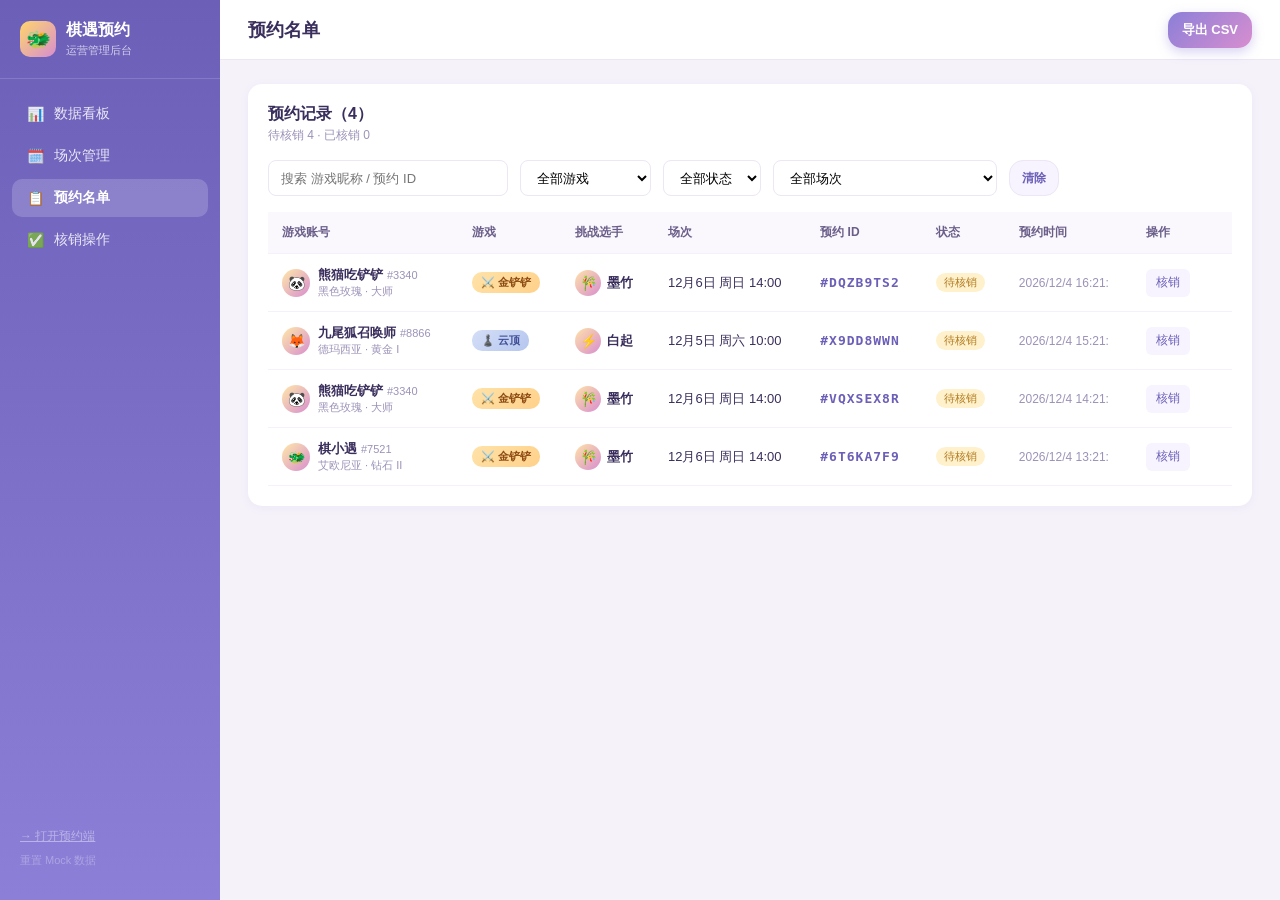
<file: booking-system/admin/bookings.html>
<!DOCTYPE html>
<html lang="zh-CN">
<head>
<meta charset="UTF-8" />
<meta name="viewport" content="width=device-width, initial-scale=1" />
<title>预约名单 · 棋遇预约管理</title>
<link rel="stylesheet" href="../styles/tokens.css" />
<link rel="stylesheet" href="../styles/admin.css" />
</head>
<body>
<div class="layout" id="layout"></div>

<script type="module">
import {
  initStore, getBookings, getSessions, getSessionById, fmtDateCN,
  checkInBooking, getGame, formatBookingDisplayId
} from '../shared/store.js';
import { renderAdminLayout } from '../shared/layout.js';

initStore();
renderAdminLayout({
  active: 'bookings',
  title: '预约名单',
  actions: `<button class="btn btn-primary" id="exportBtn" style="height:36px;padding:0 14px;font-size:13px;">导出 CSV</button>`
});

let filterStatus = 'all';
let filterSession = '';
let filterGame = 'all';
let keyword = '';

function render() {
  const sessions = getSessions().sort((a, b) => (a.date + a.startTime).localeCompare(b.date + b.startTime));
  let bookings = getBookings().slice().filter(b => b.status !== 'cancelled');

  if (filterStatus !== 'all') bookings = bookings.filter(b => b.status === filterStatus);
  if (filterSession) bookings = bookings.filter(b => b.sessionId === filterSession);

  if (filterGame !== 'all') {
    bookings = bookings.filter(b => {
      const s = getSessionById(b.sessionId);
      return s && (s.game || 'jcc') === filterGame;
    });
  }

  if (keyword) {
    const k = keyword.toLowerCase();
    const kUpper = keyword.toUpperCase().replace(/^#/, '').replace(/\s/g, '');
    bookings = bookings.filter(b =>
      String(b.id || '').toUpperCase().includes(kUpper) ||
      formatBookingDisplayId(b.id).includes(kUpper) ||
      (b.gameAccount?.nickname || '').toLowerCase().includes(k) ||
      (b.gameAccount?.tag || '').toLowerCase().includes(k)
    );
  }

  bookings.sort((a, b) => b.createdAt - a.createdAt);

  const stats = {
    pending: bookings.filter(b => b.status === 'pending').length,
    checked: bookings.filter(b => b.status === 'checked').length
  };

  document.getElementById('content').innerHTML = `
    <div class="card">
      <div class="card-head">
        <div>
          <h3>预约记录（${bookings.length}）</h3>
          <div class="sub">待核销 ${stats.pending} · 已核销 ${stats.checked}</div>
        </div>
      </div>

      <div class="filter-bar">
        <input type="search" id="kwInput" placeholder="搜索 游戏昵称 / 预约 ID" value="${keyword}" style="width:240px;" />
        <select id="fGame">
          <option value="all">全部游戏</option>
          <option value="jcc">⚔️ 金铲铲之战</option>
          <option value="tft">♟️ 云顶之弈</option>
        </select>
        <select id="fStatus">
          <option value="all">全部状态</option>
          <option value="pending">待核销</option>
          <option value="checked">已核销</option>
        </select>
        <select id="fSession">
          <option value="">全部场次</option>
          ${sessions.map(s => {
            const g = getGame(s.game);
            return `<option value="${s.id}">${g.icon} ${fmtDateCN(s.date)} ${s.startTime}${s.challenger ? ` · ${s.challenger.name}` : ''}</option>`;
          }).join('')}
        </select>
        <button class="btn btn-ghost" id="fClear" style="height:36px;padding:0 12px;font-size:12px;">清除</button>
      </div>

      ${bookings.length === 0
        ? `<div class="admin-empty"><span class="emoji">📭</span>暂无符合条件的预约记录</div>`
        : `<table class="table">
            <thead>
              <tr>
                <th>游戏账号</th>
                <th>游戏</th>
                <th>挑战选手</th>
                <th>场次</th>
                <th>预约 ID</th>
                <th>状态</th>
                <th>预约时间</th>
                <th style="width:100px;">操作</th>
              </tr>
            </thead>
            <tbody>
              ${bookings.map(b => {
                const sess = getSessionById(b.sessionId);
                const status = b.status === 'checked'
                  ? `<span class="badge badge-mint">已核销</span>`
                  : `<span class="badge badge-yellow">待核销</span>`;
                const ga = b.gameAccount || {};
                const game = getGame(sess?.game);
                const ch = sess?.challenger;
                return `<tr>
                  <td>
                    <div style="display:flex;align-items:center;gap:8px;">
                      <div style="width:28px;height:28px;border-radius:50%;background:linear-gradient(135deg,#FFE9A8,#D88ECF);display:flex;align-items:center;justify-content:center;font-size:14px;flex-shrink:0;">${ga.avatar || '🎮'}</div>
                      <div style="min-width:0;">
                        <div style="font-weight:600;font-size:13px;color:var(--text-1);">${ga.nickname || '<span style=\"color:var(--text-3);\">未绑定</span>'}<span style="font-weight:400;font-size:11px;color:var(--text-3);margin-left:4px;">${ga.tag || ''}</span></div>
                        <div style="font-size:11px;color:var(--text-3);">${ga.server || ''}${ga.rank ? ` · ${ga.rank}` : ''}</div>
                      </div>
                    </div>
                  </td>
                  <td>${sess ? `<span class="game-badge ${sess.game || 'jcc'}">${game.icon} ${game.short}</span>` : '—'}</td>
                  <td>${ch
                    ? `<div class="challenger-mini"><div class="ava">${ch.avatar || '🎮'}</div><span class="name">${ch.name}</span></div>`
                    : '<span style="color:var(--text-3);font-size:12px;">—</span>'}</td>
                  <td>${sess ? `${fmtDateCN(sess.date)} ${sess.startTime}` : '<span style="color:var(--text-3);">已删除</span>'}</td>
                  <td style="font-family:monospace;font-weight:600;color:var(--candy-purple-deep);letter-spacing:1px;">${formatBookingDisplayId(b.id)}</td>
                  <td>${status}</td>
                  <td style="color:var(--text-3);font-size:12px;">${new Date(b.createdAt).toLocaleString('zh-CN', {hour12: false}).slice(0, 16)}</td>
                  <td>
                    <div class="ops">
                      ${b.status === 'pending'
                        ? `<button data-act="check" data-id="${b.id}">核销</button>`
                        : `<span style="color:var(--text-3);font-size:12px;">无操作</span>`}
                    </div>
                  </td>
                </tr>`;
              }).join('')}
            </tbody>
          </table>`
      }
    </div>
  `;

  document.getElementById('kwInput').oninput = (e) => { keyword = e.target.value; render(); };
  document.getElementById('fGame').value = filterGame;
  document.getElementById('fGame').onchange = (e) => { filterGame = e.target.value; render(); };
  document.getElementById('fStatus').value = filterStatus;
  document.getElementById('fStatus').onchange = (e) => { filterStatus = e.target.value; render(); };
  document.getElementById('fSession').value = filterSession;
  document.getElementById('fSession').onchange = (e) => { filterSession = e.target.value; render(); };
  document.getElementById('fClear').onclick = () => {
    filterStatus = 'all'; filterSession = ''; filterGame = 'all'; keyword = ''; render();
  };

  document.querySelectorAll('button[data-act]').forEach(btn => {
    btn.onclick = () => {
      const id = btn.dataset.id;
      if (btn.dataset.act === 'check') {
        const r = checkInBooking(id);
        alert(r.msg);
        if (r.ok) render();
      }
    };
  });
}

document.getElementById('exportBtn').onclick = () => {
  const bookings = getBookings().filter(b => b.status !== 'cancelled');
  const sessions = getSessions();
  const sMap = Object.fromEntries(sessions.map(s => [s.id, s]));
  const rows = [
    ['预约 ID', '游戏昵称', '游戏 ID', '大区', '段位', '游戏类型', '挑战选手', '场次日期', '场次时段', '状态', '预约时间']
  ];
  bookings.forEach(b => {
    const s = sMap[b.sessionId];
    const ga = b.gameAccount || {};
    const game = getGame(s?.game);
    rows.push([
      formatBookingDisplayId(b.id),
      ga.nickname || '',
      ga.tag || '',
      ga.server || '',
      ga.rank || '',
      s ? game.name : '',
      s?.challenger?.name || '',
      s ? s.date : '',
      s ? `${s.startTime}-${s.endTime}` : '',
      ({ pending: '待核销', checked: '已核销' })[b.status],
      new Date(b.createdAt).toLocaleString('zh-CN', { hour12: false })
    ]);
  });
  const csv = '\uFEFF' + rows.map(r => r.map(x => `"${String(x).replace(/"/g, '""')}"`).join(',')).join('\n');
  const blob = new Blob([csv], { type: 'text/csv' });
  const url = URL.createObjectURL(blob);
  const a = document.createElement('a');
  a.href = url;
  a.download = `预约名单_${new Date().toISOString().slice(0, 10)}.csv`;
  a.click();
  URL.revokeObjectURL(url);
};

render();
</script>
</body>
</html>
</file>
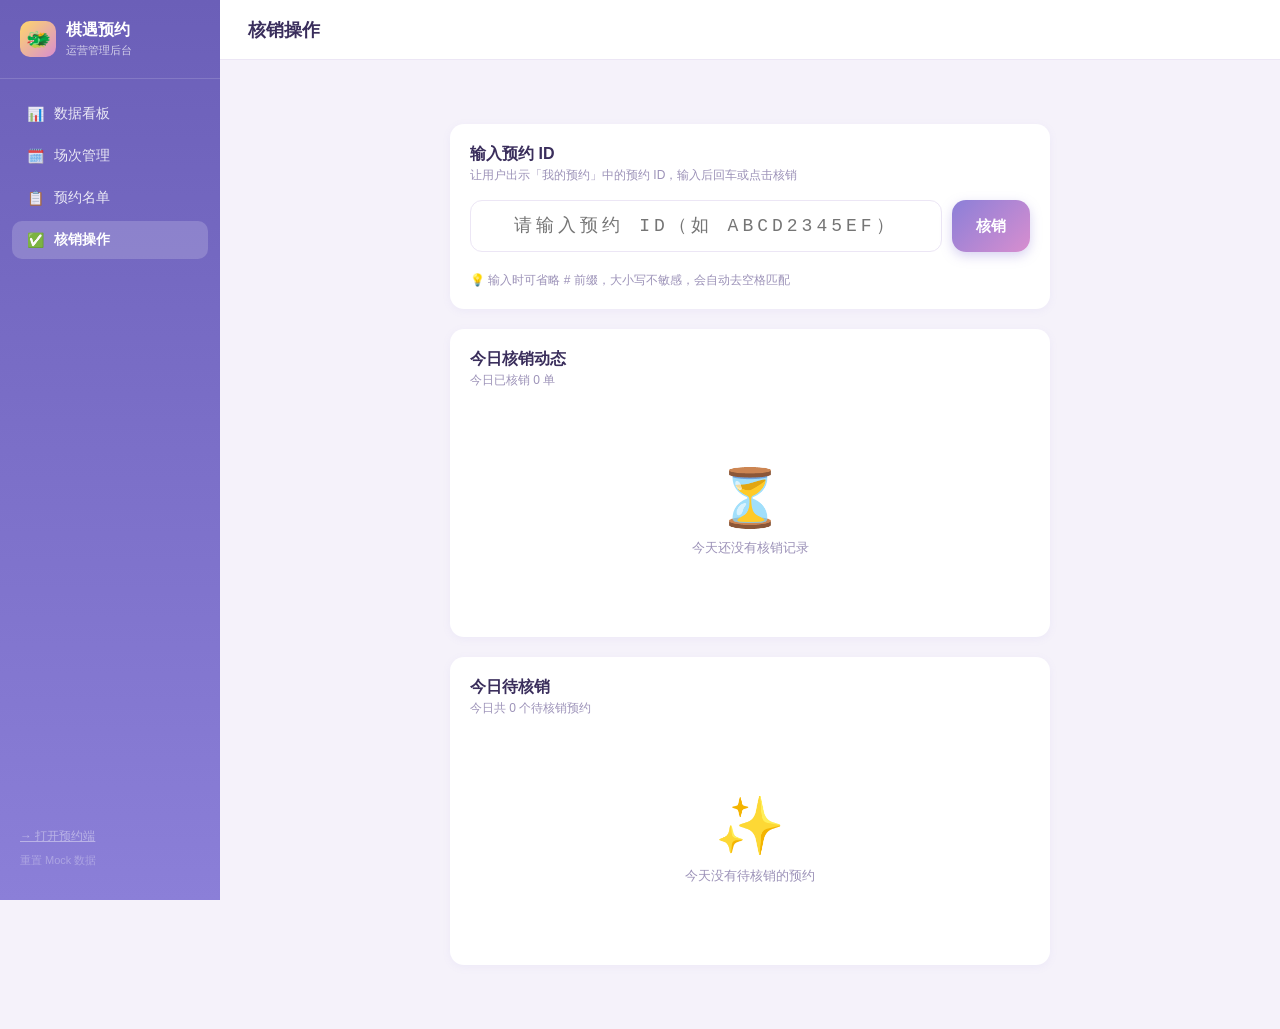
<file: booking-system/admin/checkin.html>
<!DOCTYPE html>
<html lang="zh-CN">
<head>
<meta charset="UTF-8" />
<meta name="viewport" content="width=device-width, initial-scale=1" />
<title>核销操作 · 棋遇预约管理</title>
<link rel="stylesheet" href="../styles/tokens.css" />
<link rel="stylesheet" href="../styles/admin.css" />
</head>
<body>
<div class="layout" id="layout"></div>

<script type="module">
import {
  initStore, checkInBooking, getBookings, getSessionById, fmtDateCN, getGame,
  formatBookingDisplayId
} from '../shared/store.js';
import { renderAdminLayout } from '../shared/layout.js';

initStore();
renderAdminLayout({
  active: 'checkin',
  title: '核销操作',
  actions: ''
});

document.getElementById('content').innerHTML = `
  <div class="checkin-wrap">
    <div class="card">
      <div class="card-head">
        <div>
          <h3>输入预约 ID</h3>
          <div class="sub">让用户出示「我的预约」中的预约 ID，输入后回车或点击核销</div>
        </div>
      </div>

      <div class="checkin-input">
        <input id="codeInput" placeholder="请输入预约 ID（如 ABCD2345EF）" maxlength="14" autofocus />
        <button class="btn btn-primary" id="checkBtn">核销</button>
      </div>

      <div style="font-size:12px;color:var(--text-3);">
        💡 输入时可省略 # 前缀，大小写不敏感，会自动去空格匹配
      </div>

      <div id="result"></div>
    </div>

    <!-- 今日核销动态 -->
    <div class="card" style="margin-top:20px;">
      <div class="card-head">
        <div>
          <h3>今日核销动态</h3>
          <div class="sub" id="todaySub">—</div>
        </div>
      </div>
      <div id="todayList"></div>
    </div>

    <!-- 待核销列表（快速核销） -->
    <div class="card" style="margin-top:20px;">
      <div class="card-head">
        <div>
          <h3>今日待核销</h3>
          <div class="sub" id="pendingSub">最近 30 分钟内即将开始或正在进行中的预约</div>
        </div>
      </div>
      <div id="pendingList"></div>
    </div>
  </div>
`;

const codeInput = document.getElementById('codeInput');
const resultEl = document.getElementById('result');

// 自动从 URL 参数读取
const urlCode = new URLSearchParams(location.search).get('id') || new URLSearchParams(location.search).get('code');
if (urlCode) {
  codeInput.value = urlCode.toUpperCase();
  setTimeout(() => doCheck(), 100);
}

codeInput.addEventListener('input', e => {
  e.target.value = e.target.value.toUpperCase();
});
codeInput.addEventListener('keydown', e => {
  if (e.key === 'Enter') doCheck();
});
document.getElementById('checkBtn').onclick = doCheck;

function doCheck() {
  const code = codeInput.value.trim();
  if (!code) return;
  const r = checkInBooking(code);
  showResult(r);
  renderToday();
  renderPending();

  if (r.ok) {
    codeInput.value = '';
    setTimeout(() => codeInput.focus(), 100);
  }
}

function showResult(r) {
  if (r.ok) {
    const bk = r.booking;
    const sess = getSessionById(bk.sessionId);
    const ga = bk.gameAccount || {};
    const game = getGame(sess?.game);
    const ch = sess?.challenger;
    resultEl.innerHTML = `
      <div class="checkin-result success">
        <div class="big-icon">✅</div>
        <div class="big-msg" style="color:#3A7560;">核销成功</div>
        <div style="display:inline-flex;align-items:center;gap:10px;background:#fff;padding:10px 16px;border-radius:14px;margin-top:10px;">
          <div style="width:40px;height:40px;border-radius:50%;background:linear-gradient(135deg,#FFE9A8,#D88ECF);display:flex;align-items:center;justify-content:center;font-size:22px;">${ga.avatar || '🎮'}</div>
          <div style="text-align:left;">
            <div style="font-size:15px;font-weight:700;color:var(--text-1);">${ga.nickname || '—'} <span style="font-size:12px;color:var(--text-3);font-weight:400;">${ga.tag || ''}</span></div>
            <div style="font-size:11px;color:var(--text-3);">${ga.server || ''}${ga.rank ? ` · ${ga.rank}` : ''}</div>
          </div>
        </div>
        <div class="info-list">
          <div class="row"><span class="k">预约 ID</span><span class="v" style="font-family:monospace;letter-spacing:2px;">${formatBookingDisplayId(bk.id)}</span></div>
          <div class="row"><span class="k">游戏账号</span><span class="v">${ga.nickname || '—'} ${ga.tag || ''}</span></div>
          <div class="row"><span class="k">游戏类型</span><span class="v">${sess ? `${game.icon} ${game.name}` : '—'}</span></div>
          <div class="row"><span class="k">挑战选手</span><span class="v">${ch ? `${ch.avatar || '🎮'} ${ch.name}` : '—'}</span></div>
          <div class="row"><span class="k">场次</span><span class="v">${sess ? `${fmtDateCN(sess.date)} ${sess.startTime}-${sess.endTime}` : '—'}</span></div>
        </div>
      </div>
    `;
  } else {
    resultEl.innerHTML = `
      <div class="checkin-result error">
        <div class="big-icon">❌</div>
        <div class="big-msg" style="color:#C5485A;">${r.msg}</div>
        ${r.booking ? `
        <div class="info-list">
          <div class="row"><span class="k">预约 ID</span><span class="v" style="font-family:monospace;letter-spacing:2px;">${formatBookingDisplayId(r.booking.id)}</span></div>
          <div class="row"><span class="k">游戏账号</span><span class="v">${r.booking.gameAccount?.nickname || '—'} ${r.booking.gameAccount?.tag || ''}</span></div>
          <div class="row"><span class="k">核销时间</span><span class="v">${r.booking.checkedAt ? new Date(r.booking.checkedAt).toLocaleString('zh-CN') : '—'}</span></div>
        </div>` : ''}
      </div>
    `;
  }
}

function renderToday() {
  const todayStart = new Date(); todayStart.setHours(0,0,0,0);
  const today = getBookings()
    .filter(b => b.status === 'checked' && b.checkedAt && b.checkedAt >= todayStart.getTime())
    .sort((a, b) => b.checkedAt - a.checkedAt);

  document.getElementById('todaySub').textContent = `今日已核销 ${today.length} 单`;
  document.getElementById('todayList').innerHTML = today.length === 0
    ? `<div class="admin-empty"><span class="emoji">⏳</span>今天还没有核销记录</div>`
    : `<table class="table">
        <thead><tr><th>核销时间</th><th>预约 ID</th><th>游戏账号</th><th>游戏</th><th>挑战选手</th><th>场次</th></tr></thead>
        <tbody>
          ${today.map(b => {
            const s = getSessionById(b.sessionId);
            const ga = b.gameAccount || {};
            const game = getGame(s?.game);
            const ch = s?.challenger;
            return `<tr>
              <td>${new Date(b.checkedAt).toLocaleTimeString('zh-CN', {hour12: false}).slice(0,5)}</td>
              <td style="font-family:monospace;color:var(--candy-purple-deep);letter-spacing:1px;font-weight:600;">${formatBookingDisplayId(b.id)}</td>
              <td>${ga.avatar || '🎮'} ${ga.nickname || '—'} <span style="color:var(--text-3);font-size:11px;">${ga.tag || ''}</span></td>
              <td>${s ? `<span class="game-badge ${s.game || 'jcc'}">${game.icon} ${game.short}</span>` : '—'}</td>
              <td>${ch ? `${ch.avatar || '🎮'} ${ch.name}` : '<span style="color:var(--text-3);">—</span>'}</td>
              <td>${s ? `${s.date} ${s.startTime}` : '—'}</td>
            </tr>`;
          }).join('')}
        </tbody>
      </table>`;
}

// 今日待核销快捷列表
function renderPending() {
  const todayDate = new Date().toISOString().slice(0, 10);
  const pending = getBookings()
    .filter(b => b.status === 'pending')
    .filter(b => {
      const s = getSessionById(b.sessionId);
      return s && s.date === todayDate;
    })
    .sort((a, b) => {
      const sa = getSessionById(a.sessionId);
      const sb = getSessionById(b.sessionId);
      return (sa?.startTime || '').localeCompare(sb?.startTime || '');
    });

  document.getElementById('pendingSub').textContent = `今日共 ${pending.length} 个待核销预约`;
  document.getElementById('pendingList').innerHTML = pending.length === 0
    ? `<div class="admin-empty"><span class="emoji">✨</span>今天没有待核销的预约</div>`
    : `<table class="table">
        <thead><tr><th>场次</th><th>预约 ID</th><th>游戏账号</th><th>挑战选手</th><th style="width:100px;">操作</th></tr></thead>
        <tbody>
          ${pending.map(b => {
            const s = getSessionById(b.sessionId);
            const ga = b.gameAccount || {};
            const game = getGame(s?.game);
            const ch = s?.challenger;
            return `<tr>
              <td>${s ? `<span class="game-badge ${s.game || 'jcc'}">${game.icon} ${s.startTime}-${s.endTime}</span>` : '—'}</td>
              <td style="font-family:monospace;color:var(--candy-purple-deep);letter-spacing:1px;font-weight:600;">${formatBookingDisplayId(b.id)}</td>
              <td>${ga.avatar || '🎮'} ${ga.nickname || '—'} <span style="color:var(--text-3);font-size:11px;">${ga.tag || ''}</span></td>
              <td>${ch ? `${ch.avatar || '🎮'} ${ch.name}` : '<span style="color:var(--text-3);">—</span>'}</td>
              <td>
                <div class="ops">
                  <button data-quick-id="${b.id}">一键核销</button>
                </div>
              </td>
            </tr>`;
          }).join('')}
        </tbody>
      </table>`;

  document.querySelectorAll('button[data-quick-id]').forEach(btn => {
    btn.onclick = () => {
      const id = btn.dataset.quickId;
      const r = checkInBooking(id);
      showResult(r);
      renderToday();
      renderPending();
    };
  });
}

renderToday();
renderPending();
</script>
</body>
</html>
</file>
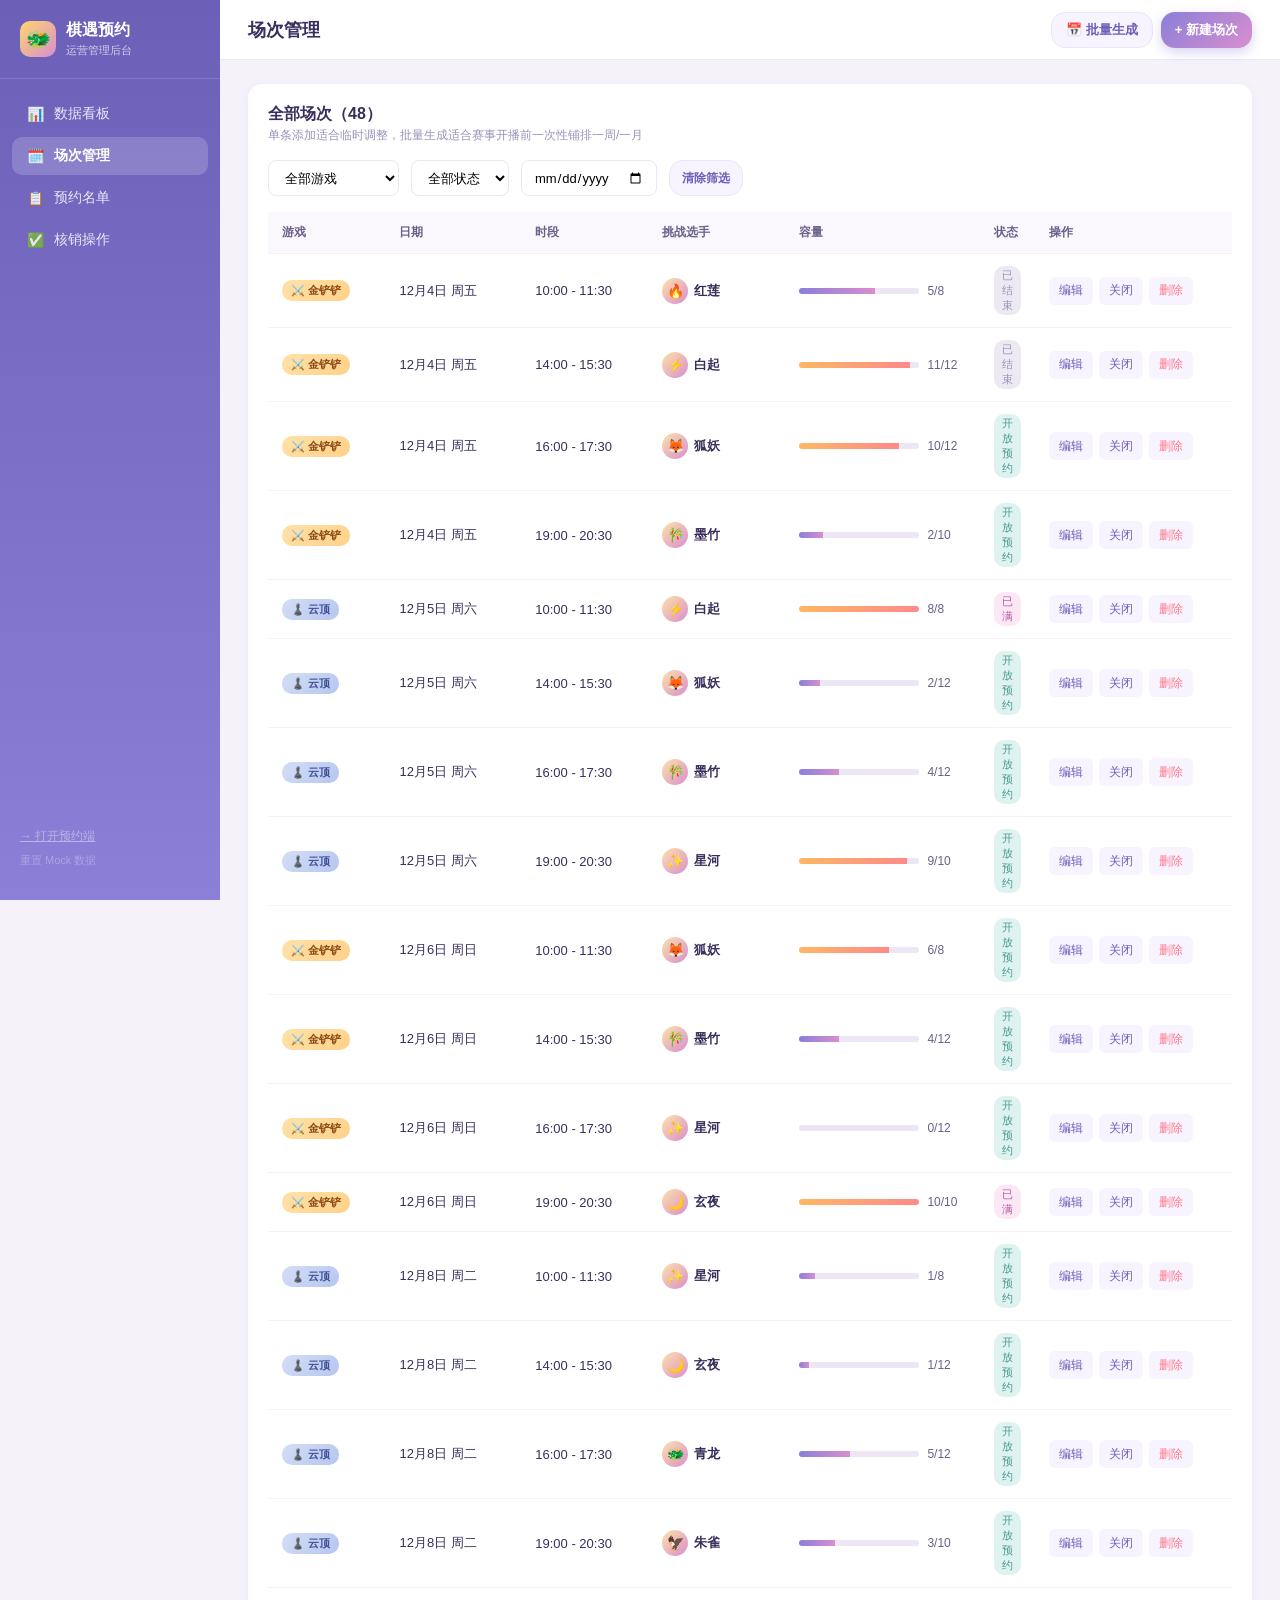
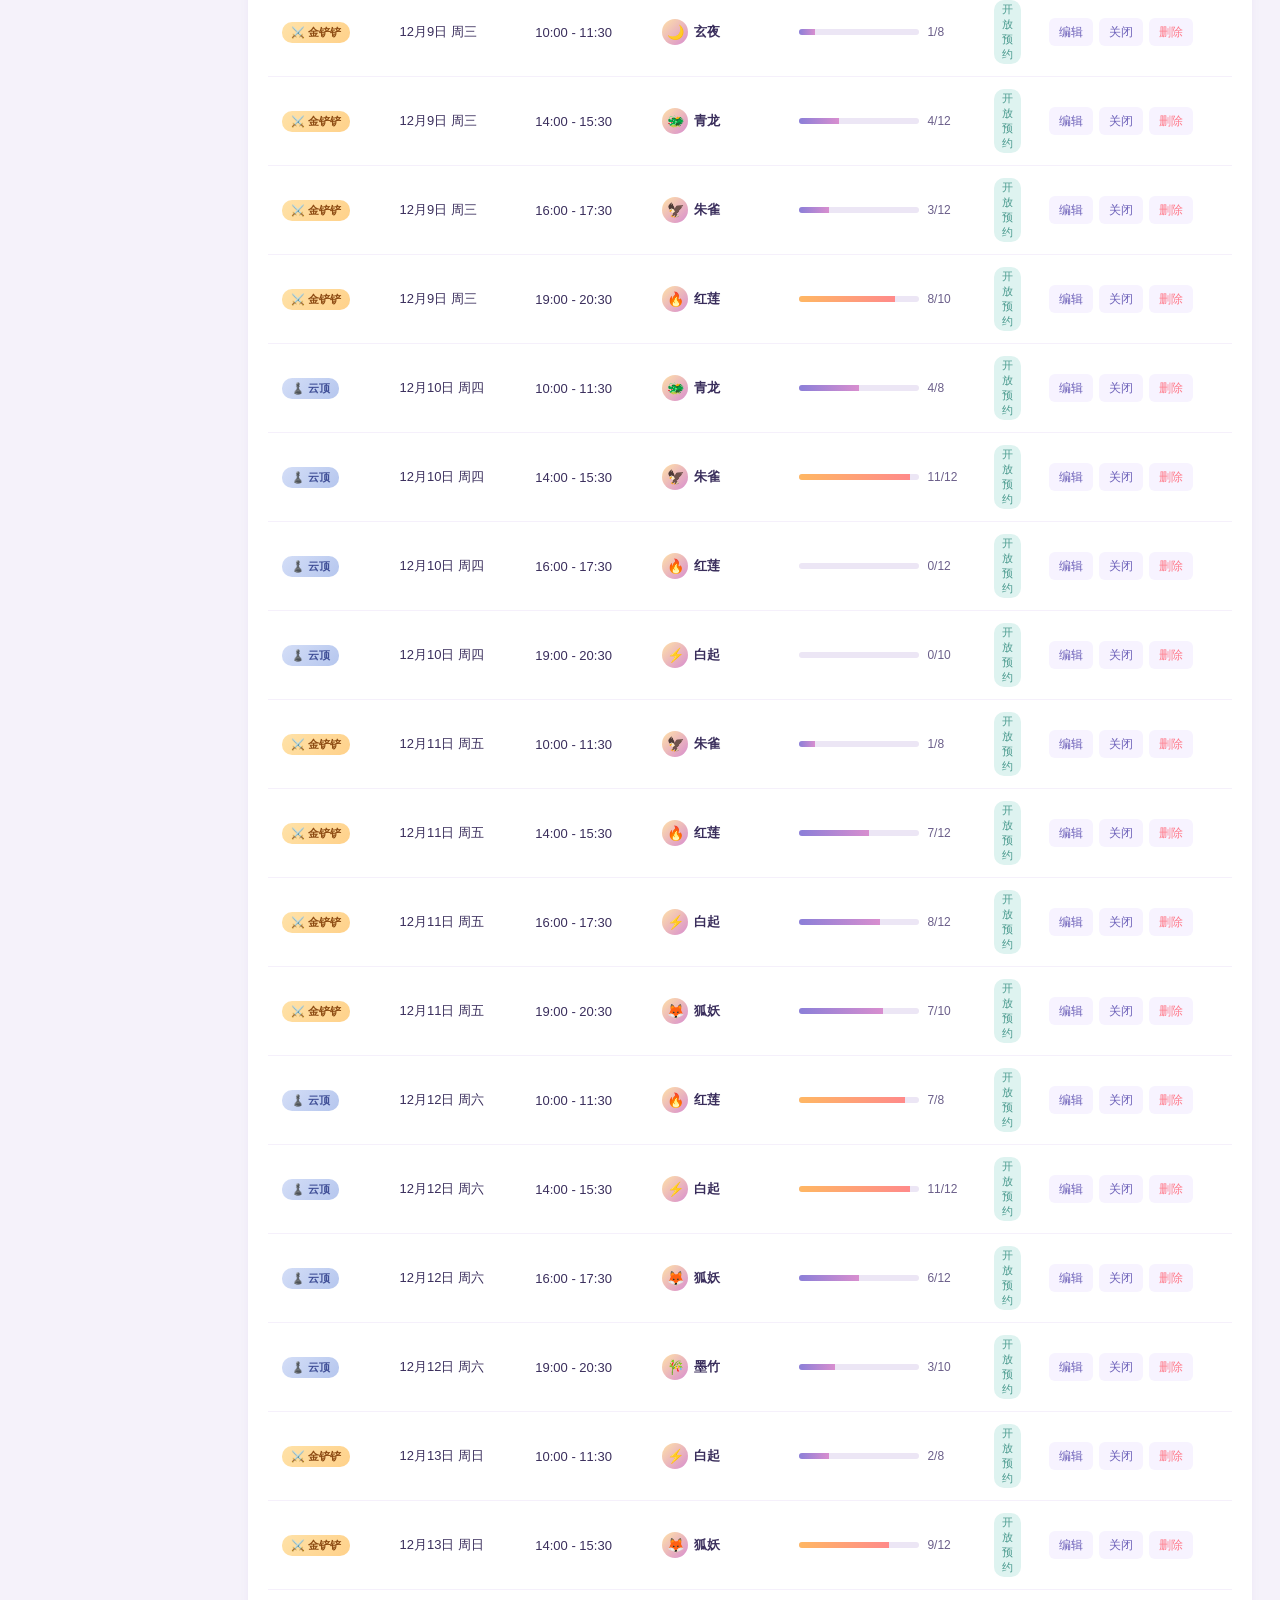
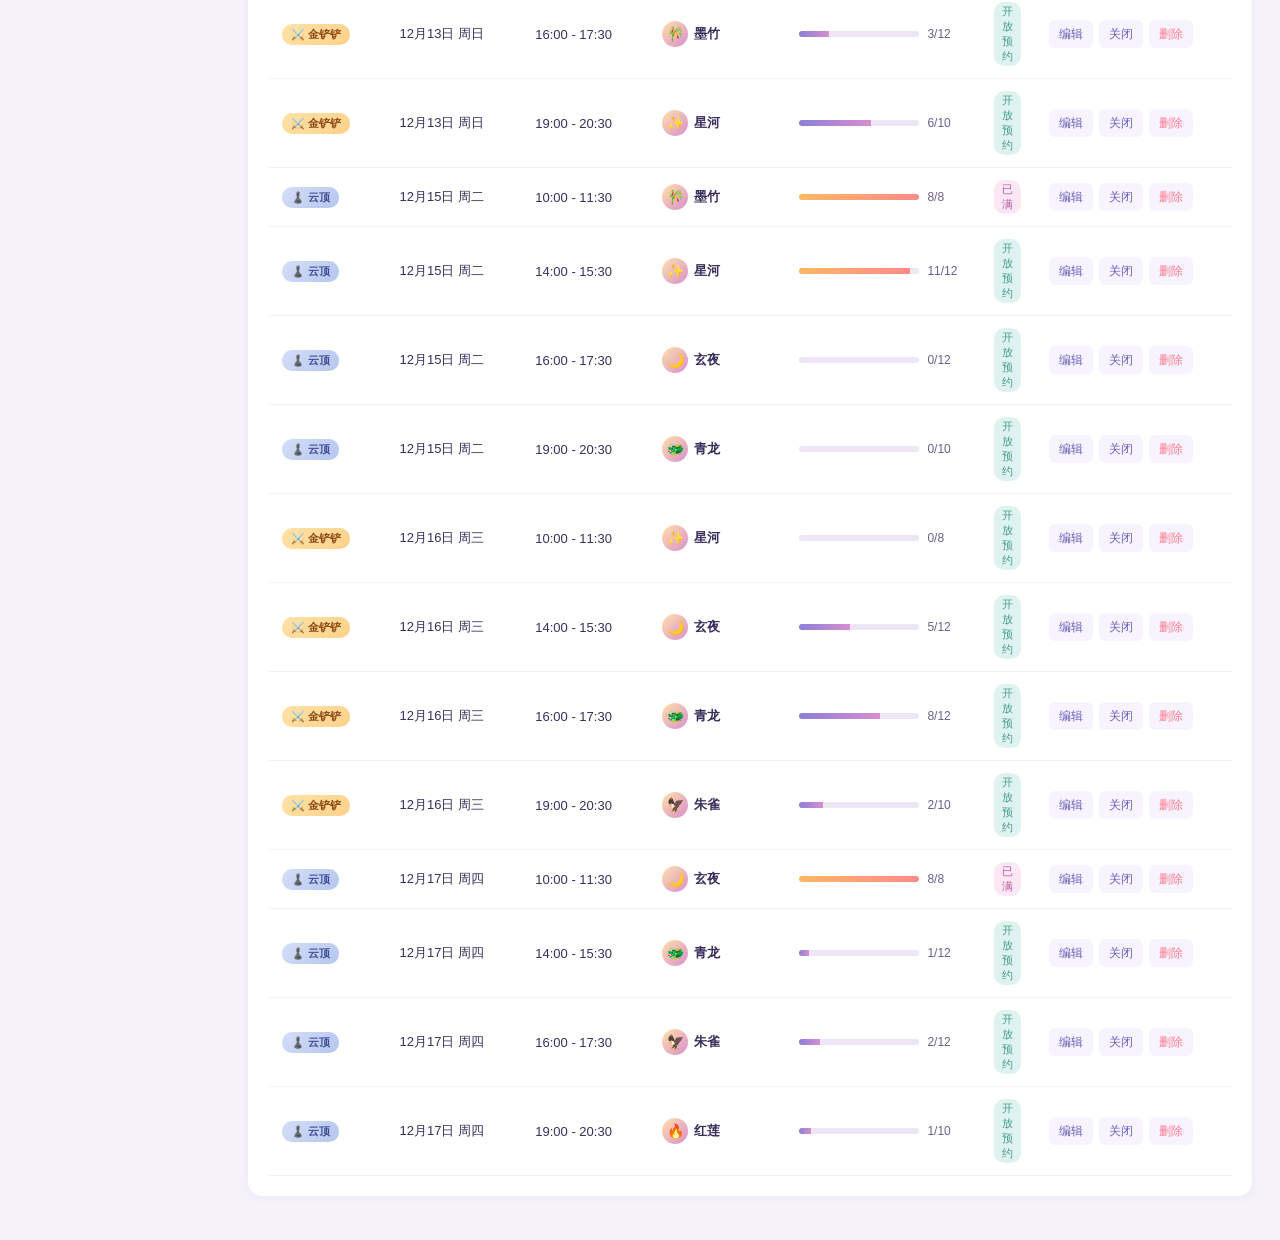
<file: booking-system/admin/sessions.html>
<!DOCTYPE html>
<html lang="zh-CN">
<head>
<meta charset="UTF-8" />
<meta name="viewport" content="width=device-width, initial-scale=1" />
<title>场次管理 · 棋遇预约管理</title>
<link rel="stylesheet" href="../styles/tokens.css" />
<link rel="stylesheet" href="../styles/admin.css" />
</head>
<body>
<div class="layout" id="layout"></div>

<!-- 单条添加模态 -->
<div class="modal-wrap" id="addModal" style="display:none;">
  <div class="panel" style="width:520px;">
    <h3 id="addTitle">新建场次</h3>
    <div class="form-grid">
      <div class="field full">
        <label>游戏类型</label>
        <div class="game-radio" id="aGameRadio">
          <label class="jcc active" data-game="jcc">
            <span class="ico">⚔️</span>
            <input type="radio" name="aGame" value="jcc" checked />
            金铲铲之战
          </label>
          <label class="tft" data-game="tft">
            <span class="ico">♟️</span>
            <input type="radio" name="aGame" value="tft" />
            云顶之弈
          </label>
        </div>
      </div>
      <div class="field">
        <label>日期</label>
        <input type="date" id="aDate" />
      </div>
      <div class="field">
        <label>容量（人数）</label>
        <input type="number" id="aCap" min="1" max="200" placeholder="如 12" />
      </div>
      <div class="field">
        <label>开始时间</label>
        <input type="time" id="aStart" />
      </div>
      <div class="field">
        <label>结束时间</label>
        <input type="time" id="aEnd" />
      </div>
      <div class="field">
        <label>挑战选手姓名</label>
        <input type="text" id="aChName" placeholder="如 红莲、白起" maxlength="10" />
      </div>
      <div class="field">
        <label>选手头像（emoji 占位）</label>
        <input type="text" id="aChAvatar" placeholder="如 🔥、⚡（可选）" maxlength="4" />
      </div>
    </div>
    <div class="modal-actions">
      <button class="btn btn-ghost" id="cancelAdd">取消</button>
      <button class="btn btn-primary" id="confirmAdd">保存</button>
    </div>
  </div>
</div>

<!-- 批量生成模态 -->
<div class="modal-wrap" id="batchModal" style="display:none;">
  <div class="panel" style="width:640px;">
    <h3>批量生成场次</h3>
    <div style="font-size:13px;color:var(--text-3);margin-bottom:14px;">在所选日期范围内，按设定的游戏交替规则与时段模板批量创建场次。</div>

    <div class="form-grid">
      <div class="field">
        <label>开始日期</label>
        <input type="date" id="bStart" />
      </div>
      <div class="field">
        <label>结束日期</label>
        <input type="date" id="bEnd" />
      </div>
    </div>

    <div class="field full" style="margin-top:14px;">
      <label>游戏排期模式</label>
      <div class="game-radio" id="bGameMode">
        <label class="jcc active" data-mode="jcc">
          <span class="ico">⚔️</span>
          <input type="radio" name="bMode" value="jcc" checked />
          全部金铲铲
        </label>
        <label class="tft" data-mode="tft">
          <span class="ico">♟️</span>
          <input type="radio" name="bMode" value="tft" />
          全部云顶
        </label>
        <label data-mode="alt-jcc" style="background:linear-gradient(135deg,#FFF6E6 50%,#E6EDFA 50%);">
          <span class="ico">🔄</span>
          <input type="radio" name="bMode" value="alt-jcc" />
          交替（铲始）
        </label>
        <label data-mode="alt-tft" style="background:linear-gradient(135deg,#E6EDFA 50%,#FFF6E6 50%);">
          <span class="ico">🔄</span>
          <input type="radio" name="bMode" value="alt-tft" />
          交替（云始）
        </label>
      </div>
      <div class="hint">"交替"模式：日期奇偶切换游戏；起始日游戏由模式决定。</div>
    </div>

    <div class="field" style="margin-top:14px;">
      <label>仅在以下星期生成（不勾则每天都生成）</label>
      <div id="weekdays" style="display:flex;gap:8px;flex-wrap:wrap;">
        ${['日','一','二','三','四','五','六'].map((w, i) =>
          `<label style="display:flex;align-items:center;gap:4px;padding:6px 12px;border:1px solid var(--line);border-radius:8px;font-size:13px;cursor:pointer;">
            <input type="checkbox" value="${i}" />周${w}
          </label>`
        ).join('')}
      </div>
    </div>

    <div class="field" style="margin-top:14px;">
      <label>每日时段模板（每个时段配选手）</label>
      <div id="slots"></div>
      <button id="addSlot" class="btn btn-ghost" style="height:34px;font-size:13px;width:auto;align-self:flex-start;margin-top:6px;">+ 添加时段</button>
    </div>

    <div class="modal-actions">
      <button class="btn btn-ghost" id="cancelBatch">取消</button>
      <button class="btn btn-primary" id="confirmBatch">生成</button>
    </div>
  </div>
</div>

<script type="module">
import {
  initStore, getSessions, addSession, updateSession, deleteSession,
  batchAddSessions, fmtDateCN, getGame, getChallengerPool
} from '../shared/store.js';
import { renderAdminLayout } from '../shared/layout.js';

initStore();
renderAdminLayout({
  active: 'sessions',
  title: '场次管理',
  actions: `
    <button class="btn btn-ghost" id="topBatch" style="height:36px;padding:0 14px;font-size:13px;">📅 批量生成</button>
    <button class="btn btn-primary" id="topAdd" style="height:36px;padding:0 14px;font-size:13px;">+ 新建场次</button>
  `
});

let editId = null;
let filterStatus = 'all';
let filterDate = '';
let filterGame = 'all';

function render() {
  const today = new Date().toISOString().slice(0, 10);
  let list = getSessions().slice();

  if (filterDate) list = list.filter(s => s.date === filterDate);
  if (filterStatus === 'upcoming') list = list.filter(s => s.date >= today);
  else if (filterStatus === 'past') list = list.filter(s => s.date < today);
  else if (filterStatus === 'full') list = list.filter(s => s.booked >= s.capacity);
  if (filterGame !== 'all') list = list.filter(s => (s.game || 'jcc') === filterGame);

  list.sort((a, b) => (a.date + a.startTime).localeCompare(b.date + b.startTime));

  document.getElementById('content').innerHTML = `
    <div class="card">
      <div class="card-head">
        <div>
          <h3>全部场次（${list.length}）</h3>
          <div class="sub">单条添加适合临时调整，批量生成适合赛事开播前一次性铺排一周/一月</div>
        </div>
      </div>

      <div class="filter-bar">
        <select id="fGame">
          <option value="all">全部游戏</option>
          <option value="jcc">⚔️ 金铲铲之战</option>
          <option value="tft">♟️ 云顶之弈</option>
        </select>
        <select id="fStatus">
          <option value="all">全部状态</option>
          <option value="upcoming">未开始</option>
          <option value="past">已结束</option>
          <option value="full">已满</option>
        </select>
        <input type="date" id="fDate" value="${filterDate}" />
        <button class="btn btn-ghost" id="fClear" style="height:36px;padding:0 12px;font-size:12px;">清除筛选</button>
      </div>

      ${list.length === 0
        ? `<div class="admin-empty"><span class="emoji">🗓️</span>暂无场次，点击右上角「新建」或「批量生成」</div>`
        : `<table class="table">
            <thead>
              <tr>
                <th style="width:120px;">游戏</th>
                <th style="width:140px;">日期</th>
                <th style="width:130px;">时段</th>
                <th style="width:140px;">挑战选手</th>
                <th style="width:200px;">容量</th>
                <th>状态</th>
                <th style="width:200px;">操作</th>
              </tr>
            </thead>
            <tbody>
              ${list.map(s => {
                const past = (s.date + s.endTime) < (today + new Date().toTimeString().slice(0,5));
                const full = s.booked >= s.capacity;
                const pct = Math.round((s.booked / s.capacity) * 100);
                const status = past ? `<span class="badge badge-gray">已结束</span>`
                  : full ? `<span class="badge badge-pink">已满</span>`
                  : s.status === 'closed' ? `<span class="badge badge-gray">已关闭</span>`
                  : `<span class="badge badge-mint">开放预约</span>`;
                const game = getGame(s.game);
                const ch = s.challenger;
                return `
                  <tr>
                    <td><span class="game-badge ${s.game || 'jcc'}">${game.icon} ${game.short}</span></td>
                    <td>${fmtDateCN(s.date)}</td>
                    <td>${s.startTime} - ${s.endTime}</td>
                    <td>${ch
                      ? `<div class="challenger-mini"><div class="ava">${ch.avatar || '🎮'}</div><span class="name">${ch.name}</span></div>`
                      : '<span style="color:var(--text-3);font-size:12px;">未指定</span>'}</td>
                    <td>
                      <div class="cap-cell">
                        <div class="bar"><i class="${pct>70?'warn':''}" style="width:${pct}%"></i></div>
                        <div class="num">${s.booked}/${s.capacity}</div>
                      </div>
                    </td>
                    <td>${status}</td>
                    <td>
                      <div class="ops">
                        <button data-act="edit" data-id="${s.id}">编辑</button>
                        ${s.status === 'closed'
                          ? `<button data-act="open" data-id="${s.id}">恢复</button>`
                          : `<button data-act="close" data-id="${s.id}">关闭</button>`}
                        <button class="danger" data-act="del" data-id="${s.id}" ${s.booked > 0 ? 'disabled title="有预约不可删除"' : ''}>删除</button>
                      </div>
                    </td>
                  </tr>`;
              }).join('')}
            </tbody>
          </table>`
      }
    </div>
  `;

  document.getElementById('fGame').value = filterGame;
  document.getElementById('fGame').onchange = (e) => { filterGame = e.target.value; render(); };
  document.getElementById('fStatus').value = filterStatus;
  document.getElementById('fStatus').onchange = (e) => { filterStatus = e.target.value; render(); };
  document.getElementById('fDate').onchange = (e) => { filterDate = e.target.value; render(); };
  document.getElementById('fClear').onclick = () => { filterStatus = 'all'; filterDate = ''; filterGame = 'all'; render(); };

  document.querySelectorAll('button[data-act]').forEach(btn => {
    btn.onclick = () => {
      const id = btn.dataset.id;
      const s = getSessions().find(x => x.id === id);
      if (btn.dataset.act === 'edit') openAddModal(s);
      else if (btn.dataset.act === 'del') {
        if (confirm('确定删除该场次？')) { deleteSession(id); render(); }
      }
      else if (btn.dataset.act === 'close') { updateSession(id, { status: 'closed' }); render(); }
      else if (btn.dataset.act === 'open') { updateSession(id, { status: 'open' }); render(); }
    };
  });
}

// ---------- 单条添加/编辑 ----------
function bindGameRadio(wrapId, defaultGame) {
  const wrap = document.getElementById(wrapId);
  wrap.querySelectorAll('label').forEach(l => l.classList.remove('active'));
  wrap.querySelector(`label[data-game="${defaultGame}"]`)?.classList.add('active');
  wrap.querySelector(`label[data-mode="${defaultGame}"]`)?.classList.add('active');
  wrap.querySelectorAll('label').forEach(l => {
    l.onclick = () => {
      wrap.querySelectorAll('label').forEach(x => x.classList.remove('active'));
      l.classList.add('active');
      l.querySelector('input').checked = true;
    };
  });
}

function openAddModal(s) {
  editId = s ? s.id : null;
  document.getElementById('addTitle').textContent = s ? '编辑场次' : '新建场次';
  document.getElementById('aDate').value = s ? s.date : new Date().toISOString().slice(0, 10);
  document.getElementById('aStart').value = s ? s.startTime : '14:00';
  document.getElementById('aEnd').value = s ? s.endTime : '15:30';
  document.getElementById('aCap').value = s ? s.capacity : 12;
  document.getElementById('aChName').value = s?.challenger?.name || '';
  document.getElementById('aChAvatar').value = s?.challenger?.avatar || '';
  bindGameRadio('aGameRadio', s?.game || 'jcc');
  document.getElementById('aGameRadio').querySelector(`input[value="${s?.game || 'jcc'}"]`).checked = true;
  document.getElementById('addModal').style.display = 'flex';
}
document.getElementById('topAdd').onclick = () => openAddModal(null);
document.getElementById('cancelAdd').onclick = () => { document.getElementById('addModal').style.display = 'none'; };
document.getElementById('confirmAdd').onclick = () => {
  const date = document.getElementById('aDate').value;
  const startTime = document.getElementById('aStart').value;
  const endTime = document.getElementById('aEnd').value;
  const capacity = parseInt(document.getElementById('aCap').value, 10);
  const game = document.querySelector('#aGameRadio input:checked').value;
  const chName = document.getElementById('aChName').value.trim();
  const chAvatar = document.getElementById('aChAvatar').value.trim() || '🎮';
  if (!date || !startTime || !endTime || !capacity) return alert('请填写完整信息');
  if (startTime >= endTime) return alert('结束时间需晚于开始时间');

  const challenger = chName ? { name: chName, avatar: chAvatar } : null;

  if (editId) {
    const sess = getSessions().find(x => x.id === editId);
    if (capacity < sess.booked) return alert(`容量不能小于已预约人数 ${sess.booked}`);
    updateSession(editId, { date, startTime, endTime, capacity, game, challenger });
  } else {
    addSession({ date, startTime, endTime, capacity, game, challenger });
  }
  document.getElementById('addModal').style.display = 'none';
  render();
};

// ---------- 批量生成 ----------
let batchSlots = [{ start: '10:00', end: '11:30', cap: 8, chName: '红莲', chAvatar: '🔥' }];
function renderSlots() {
  document.getElementById('slots').innerHTML = batchSlots.map((s, i) => `
    <div style="display:grid;grid-template-columns: 1fr 1fr 80px 1fr 70px 32px;gap:8px;align-items:end;margin-bottom:8px;">
      <div>
        ${i === 0 ? `<label class="hint" style="font-size:11px;color:var(--text-3);">开始</label>` : ''}
        <input type="time" data-i="${i}" data-k="start" value="${s.start}" style="height:36px;padding:0 10px;border:1px solid var(--line);border-radius:8px;width:100%;font-size:13px;" />
      </div>
      <div>
        ${i === 0 ? `<label class="hint" style="font-size:11px;color:var(--text-3);">结束</label>` : ''}
        <input type="time" data-i="${i}" data-k="end" value="${s.end}" style="height:36px;padding:0 10px;border:1px solid var(--line);border-radius:8px;width:100%;font-size:13px;" />
      </div>
      <div>
        ${i === 0 ? `<label class="hint" style="font-size:11px;color:var(--text-3);">容量</label>` : ''}
        <input type="number" data-i="${i}" data-k="cap" value="${s.cap}" min="1" style="height:36px;padding:0 10px;border:1px solid var(--line);border-radius:8px;width:100%;font-size:13px;" />
      </div>
      <div>
        ${i === 0 ? `<label class="hint" style="font-size:11px;color:var(--text-3);">挑战选手</label>` : ''}
        <input type="text" data-i="${i}" data-k="chName" value="${s.chName || ''}" placeholder="选手名" maxlength="10" style="height:36px;padding:0 10px;border:1px solid var(--line);border-radius:8px;width:100%;font-size:13px;" />
      </div>
      <div>
        ${i === 0 ? `<label class="hint" style="font-size:11px;color:var(--text-3);">头像</label>` : ''}
        <input type="text" data-i="${i}" data-k="chAvatar" value="${s.chAvatar || ''}" placeholder="emoji" maxlength="4" style="height:36px;padding:0 10px;border:1px solid var(--line);border-radius:8px;width:100%;font-size:13px;text-align:center;" />
      </div>
      <button class="del" data-del="${i}" ${batchSlots.length === 1 ? 'disabled style="opacity:0.4;"' : ''} style="width:32px;height:36px;border-radius:8px;background:#FFEEEE;color:var(--danger);font-size:14px;${i === 0 ? 'margin-top:18px;' : ''}">×</button>
    </div>
  `).join('');

  document.querySelectorAll('#slots input').forEach(el => {
    el.oninput = () => {
      const i = +el.dataset.i, k = el.dataset.k;
      batchSlots[i][k] = el.value;
    };
  });
  document.querySelectorAll('#slots .del').forEach(el => {
    el.onclick = () => {
      const i = +el.dataset.del;
      batchSlots.splice(i, 1);
      renderSlots();
    };
  });
}
document.getElementById('addSlot').onclick = () => {
  const pool = getChallengerPool();
  const next = pool[batchSlots.length % pool.length];
  batchSlots.push({ start: '14:00', end: '15:30', cap: 12, chName: next.name, chAvatar: next.avatar });
  renderSlots();
};

// 批量模式选择
let batchMode = 'jcc';
function bindBatchModeRadio() {
  const wrap = document.getElementById('bGameMode');
  wrap.querySelectorAll('label').forEach(l => {
    l.onclick = () => {
      wrap.querySelectorAll('label').forEach(x => x.classList.remove('active'));
      l.classList.add('active');
      batchMode = l.dataset.mode;
      l.querySelector('input').checked = true;
    };
  });
}
bindBatchModeRadio();

document.getElementById('topBatch').onclick = () => {
  const t = new Date().toISOString().slice(0, 10);
  const week = new Date(); week.setDate(week.getDate() + 6);
  document.getElementById('bStart').value = t;
  document.getElementById('bEnd').value = week.toISOString().slice(0, 10);
  const pool = getChallengerPool();
  batchSlots = [
    { start: '10:00', end: '11:30', cap: 8, chName: pool[0].name, chAvatar: pool[0].avatar },
    { start: '14:00', end: '15:30', cap: 12, chName: pool[1].name, chAvatar: pool[1].avatar },
    { start: '19:00', end: '20:30', cap: 10, chName: pool[2].name, chAvatar: pool[2].avatar }
  ];
  renderSlots();
  document.getElementById('batchModal').style.display = 'flex';
};
document.getElementById('cancelBatch').onclick = () => {
  document.getElementById('batchModal').style.display = 'none';
};
document.getElementById('confirmBatch').onclick = () => {
  const startDate = document.getElementById('bStart').value;
  const endDate = document.getElementById('bEnd').value;
  if (!startDate || !endDate) return alert('请选择日期范围');
  if (startDate > endDate) return alert('结束日期不能早于开始日期');
  for (const s of batchSlots) {
    if (!s.start || !s.end || !s.cap) return alert('请填写完整时段（开始/结束/容量）');
    if (s.start >= s.end) return alert('每个时段开始需早于结束');
  }
  const weekdays = Array.from(document.querySelectorAll('#weekdays input:checked')).map(el => +el.value);

  // 按"游戏排期模式"为每天计算游戏；交替模式按生成日的偏移
  const start = new Date(startDate);
  const end = new Date(endDate);
  let dayIdx = 0;
  let count = 0;

  for (let d = new Date(start); d <= end; d.setDate(d.getDate() + 1)) {
    const wd = d.getDay();
    if (weekdays.length && !weekdays.includes(wd)) continue;

    let gameForDay;
    if (batchMode === 'jcc') gameForDay = 'jcc';
    else if (batchMode === 'tft') gameForDay = 'tft';
    else if (batchMode === 'alt-jcc') gameForDay = dayIdx % 2 === 0 ? 'jcc' : 'tft';
    else if (batchMode === 'alt-tft') gameForDay = dayIdx % 2 === 0 ? 'tft' : 'jcc';

    const slotsForDay = batchSlots.map(s => ({
      start: s.start,
      end: s.end,
      cap: Number(s.cap),
      game: gameForDay,
      challengerName: (s.chName || '').trim() || null,
      challengerAvatar: (s.chAvatar || '').trim() || '🎮'
    }));

    const c = batchAddSessions({
      startDate: new Date(d).toISOString().slice(0, 10),
      endDate: new Date(d).toISOString().slice(0, 10),
      slots: slotsForDay,
      weekdays: [],
      skipMonday: false
    });
    count += c;
    dayIdx++;
  }

  alert(`成功生成 ${count} 个场次`);
  document.getElementById('batchModal').style.display = 'none';
  render();
};

render();
</script>
</body>
</html>
</file>
<file: booking-system/styles/tokens.css>
/* ========================================
   棋遇夏季赛 - 糖果色设计令牌
   ======================================== */
:root {
  /* 品牌主色 */
  --candy-yellow: #FFD66B;
  --candy-pink: #D88ECF;
  --candy-purple: #8B7FD8;
  --candy-blue: #6B8BE8;
  --candy-mint: #8ED4D0;

  /* 派生 */
  --candy-yellow-light: #FFE9A8;
  --candy-pink-light: #F0C8E8;
  --candy-purple-light: #C5BDEC;
  --candy-purple-deep: #6B5FB8;
  --candy-blue-light: #A8BCF0;

  /* 中性 */
  --bg: #FFF8EC;
  --bg-card: #FFFFFF;
  --bg-soft: #F7F3FF;
  --text-1: #3A2E5C;
  --text-2: #6B5F8A;
  --text-3: #9C92B8;
  --line: #ECE6F5;
  --line-soft: #F5F0FB;

  /* 状态 */
  --success: #67C9A8;
  --warning: #FFB763;
  --danger: #FF7A8A;
  --info: var(--candy-blue);

  /* 阴影 */
  --shadow-sm: 0 2px 8px rgba(139, 127, 216, 0.08);
  --shadow-md: 0 6px 20px rgba(139, 127, 216, 0.12);
  --shadow-lg: 0 12px 32px rgba(139, 127, 216, 0.16);

  /* 圆角 */
  --r-sm: 8px;
  --r-md: 14px;
  --r-lg: 20px;
  --r-xl: 28px;

  /* 字号 */
  --fs-xs: 12px;
  --fs-sm: 13px;
  --fs-base: 14px;
  --fs-md: 16px;
  --fs-lg: 18px;
  --fs-xl: 22px;
  --fs-xxl: 28px;
}

* { box-sizing: border-box; -webkit-tap-highlight-color: transparent; }
html, body { margin: 0; padding: 0; }
body {
  font-family: -apple-system, BlinkMacSystemFont, "PingFang SC", "Microsoft YaHei", sans-serif;
  color: var(--text-1);
  background: var(--bg);
  -webkit-font-smoothing: antialiased;
}
button { font-family: inherit; cursor: pointer; border: none; background: none; }
input, select, textarea { font-family: inherit; outline: none; }
a { color: inherit; text-decoration: none; }

/* 通用按钮 */
.btn {
  display: inline-flex;
  align-items: center;
  justify-content: center;
  gap: 6px;
  height: 44px;
  padding: 0 20px;
  border-radius: var(--r-md);
  font-size: var(--fs-md);
  font-weight: 600;
  transition: all 0.2s;
  user-select: none;
}
.btn-primary {
  background: linear-gradient(135deg, var(--candy-purple), var(--candy-pink));
  color: #fff;
  box-shadow: 0 4px 12px rgba(139, 127, 216, 0.35);
}
.btn-primary:active { transform: translateY(1px); box-shadow: 0 2px 6px rgba(139, 127, 216, 0.3); }
.btn-primary:disabled { background: #D0CADC; box-shadow: none; cursor: not-allowed; }

.btn-ghost {
  background: var(--bg-soft);
  color: var(--candy-purple-deep);
  border: 1px solid var(--line);
}
.btn-ghost:active { background: #EDE6F8; }

.btn-yellow {
  background: linear-gradient(135deg, #FFD66B, #FFB763);
  color: #6B4A1F;
  box-shadow: 0 4px 12px rgba(255, 183, 99, 0.4);
}

/* 标签 */
.tag {
  display: inline-flex;
  align-items: center;
  height: 22px;
  padding: 0 8px;
  border-radius: 11px;
  font-size: var(--fs-xs);
  font-weight: 500;
}
.tag-pink { background: #FCE7F4; color: #B65BA0; }
.tag-purple { background: #EAE5F8; color: var(--candy-purple-deep); }
.tag-mint { background: #DEF3F0; color: #4A9A8E; }
.tag-yellow { background: #FFF1CC; color: #B07A1F; }
.tag-gray { background: #ECE9F2; color: var(--text-3); }
</file>
<file: booking-system/styles/admin.css>
/* ========================================
   B 端管理后台样式 - PC
   ======================================== */
body { background: #F5F2FA; min-height: 100vh; }

.layout {
  display: flex;
  min-height: 100vh;
}

/* ---------- 侧边栏 ---------- */
.sidebar {
  width: 220px;
  flex-shrink: 0;
  background: linear-gradient(180deg, #6B5FB8 0%, #8B7FD8 100%);
  color: #fff;
  padding: 20px 0;
  position: sticky;
  top: 0;
  height: 100vh;
  display: flex;
  flex-direction: column;
}
.sidebar .logo {
  padding: 0 20px 20px;
  border-bottom: 1px solid rgba(255,255,255,0.15);
  display: flex;
  align-items: center;
  gap: 10px;
}
.sidebar .logo .logo-emoji {
  width: 36px; height: 36px;
  border-radius: 10px;
  background: linear-gradient(135deg, #FFD66B, #D88ECF);
  display: flex; align-items: center; justify-content: center;
  font-size: 20px;
}
.sidebar .logo .logo-text { font-size: 16px; font-weight: 700; }
.sidebar .logo .logo-sub { font-size: 11px; opacity: 0.7; margin-top: 2px; }

.sidebar .menu {
  flex: 1;
  padding: 16px 12px;
}
.sidebar .menu a {
  display: flex;
  align-items: center;
  gap: 10px;
  padding: 10px 14px;
  margin-bottom: 4px;
  border-radius: 10px;
  font-size: 14px;
  color: rgba(255,255,255,0.85);
  transition: all 0.15s;
}
.sidebar .menu a:hover { background: rgba(255,255,255,0.1); color: #fff; }
.sidebar .menu a.active {
  background: rgba(255,255,255,0.18);
  color: #fff;
  font-weight: 600;
}
.sidebar .menu a .ico { width: 18px; text-align: center; }

.sidebar .footer {
  padding: 12px 20px;
  font-size: 12px;
  opacity: 0.6;
}

/* ---------- 主区 ---------- */
.main {
  flex: 1;
  min-width: 0;
}
.topbar {
  height: 60px;
  background: #fff;
  display: flex;
  align-items: center;
  justify-content: space-between;
  padding: 0 28px;
  border-bottom: 1px solid var(--line);
  position: sticky;
  top: 0;
  z-index: 10;
}
.topbar h1 {
  margin: 0;
  font-size: 18px;
  font-weight: 700;
  color: var(--text-1);
}
.topbar .actions {
  display: flex;
  gap: 8px;
  align-items: center;
}
.topbar .actions .btn { height: 36px; padding: 0 14px; font-size: 13px; }

.content { padding: 24px 28px; }

/* ---------- 看板卡 ---------- */
.stats-grid {
  display: grid;
  grid-template-columns: repeat(4, 1fr);
  gap: 16px;
  margin-bottom: 24px;
}
.stat-card {
  background: #fff;
  border-radius: 14px;
  padding: 18px 20px;
  box-shadow: var(--shadow-sm);
  position: relative;
  overflow: hidden;
}
.stat-card::after {
  content: '';
  position: absolute;
  right: -20px; top: -20px;
  width: 80px; height: 80px;
  border-radius: 50%;
  opacity: 0.12;
}
.stat-card.purple::after { background: var(--candy-purple); }
.stat-card.pink::after { background: var(--candy-pink); }
.stat-card.yellow::after { background: var(--candy-yellow); }
.stat-card.mint::after { background: var(--candy-mint); }

.stat-card .label {
  font-size: 13px;
  color: var(--text-3);
  margin-bottom: 8px;
}
.stat-card .value {
  font-size: 28px;
  font-weight: 800;
  color: var(--text-1);
  line-height: 1.1;
}
.stat-card .unit {
  font-size: 14px;
  color: var(--text-3);
  margin-left: 4px;
  font-weight: 500;
}
.stat-card .delta {
  margin-top: 8px;
  font-size: 12px;
  color: var(--text-2);
}

/* ---------- 卡片容器 ---------- */
.card {
  background: #fff;
  border-radius: 14px;
  padding: 20px;
  box-shadow: var(--shadow-sm);
  margin-bottom: 20px;
}
.card-head {
  display: flex;
  justify-content: space-between;
  align-items: center;
  margin-bottom: 16px;
}
.card-head h3 {
  margin: 0;
  font-size: 16px;
  font-weight: 700;
  color: var(--text-1);
}
.card-head .sub {
  font-size: 12px;
  color: var(--text-3);
  margin-top: 2px;
}

/* ---------- 表格 ---------- */
.table {
  width: 100%;
  border-collapse: collapse;
  font-size: 13px;
}
.table th, .table td {
  padding: 12px 14px;
  text-align: left;
  border-bottom: 1px solid var(--line-soft);
}
.table th {
  font-weight: 600;
  color: var(--text-2);
  background: #FAF8FD;
  font-size: 12px;
}
.table tbody tr:hover { background: #FAF8FD; }
.table .ops { display: flex; gap: 6px; }
.table .ops button {
  height: 28px;
  padding: 0 10px;
  border-radius: 6px;
  font-size: 12px;
  background: var(--bg-soft);
  color: var(--candy-purple-deep);
  font-weight: 500;
}
.table .ops button:hover { background: #E8E0F5; }
.table .ops button.danger { color: var(--danger); }
.table .ops button.danger:hover { background: #FFE8EC; }

/* ---------- 表单 ---------- */
.form-grid {
  display: grid;
  grid-template-columns: repeat(2, 1fr);
  gap: 16px;
}
.form-grid .full { grid-column: 1 / -1; }
.field { display: flex; flex-direction: column; gap: 6px; }
.field label {
  font-size: 13px;
  color: var(--text-2);
  font-weight: 500;
}
.field input, .field select, .field textarea {
  height: 38px;
  padding: 0 12px;
  border: 1px solid var(--line);
  border-radius: 8px;
  font-size: 13px;
  background: #fff;
  color: var(--text-1);
  transition: border 0.15s;
}
.field textarea { height: auto; padding: 10px 12px; resize: vertical; }
.field input:focus, .field select:focus, .field textarea:focus {
  border-color: var(--candy-purple);
}
.field .hint { font-size: 11px; color: var(--text-3); }

/* ---------- 时段编辑器 ---------- */
.slot-row {
  display: grid;
  grid-template-columns: 1fr 1fr 100px 36px;
  gap: 10px;
  align-items: end;
  margin-bottom: 8px;
}
.slot-row .del {
  width: 36px; height: 38px;
  border-radius: 8px;
  background: #FFEEEE;
  color: var(--danger);
  font-size: 14px;
}

/* ---------- 折线图 ---------- */
.chart-wrap {
  height: 220px;
  position: relative;
}
.chart-svg { width: 100%; height: 100%; }

/* ---------- 状态徽章 ---------- */
.badge {
  display: inline-block;
  padding: 2px 8px;
  border-radius: 10px;
  font-size: 11px;
  font-weight: 500;
}
.badge-yellow { background: #FFF1CC; color: #B07A1F; }
.badge-mint { background: #DEF3F0; color: #4A9A8E; }
.badge-gray { background: #ECE9F2; color: var(--text-3); }
.badge-pink { background: #FCE7F4; color: #B65BA0; }

/* ---------- Tab 切换 ---------- */
.tabbar {
  display: flex;
  gap: 4px;
  margin-bottom: 16px;
  border-bottom: 1px solid var(--line);
}
.tabbar a {
  padding: 10px 16px;
  font-size: 14px;
  color: var(--text-2);
  border-bottom: 2px solid transparent;
  margin-bottom: -1px;
  cursor: pointer;
}
.tabbar a.active {
  color: var(--candy-purple-deep);
  border-bottom-color: var(--candy-purple);
  font-weight: 600;
}

/* ---------- 筛选栏 ---------- */
.filter-bar {
  display: flex;
  gap: 12px;
  margin-bottom: 16px;
  flex-wrap: wrap;
  align-items: center;
}
.filter-bar input,
.filter-bar select {
  height: 36px;
  padding: 0 12px;
  border: 1px solid var(--line);
  border-radius: 8px;
  font-size: 13px;
  background: #fff;
}

/* ---------- 模态 ---------- */
.modal-wrap {
  position: fixed;
  inset: 0;
  background: rgba(58, 46, 92, 0.45);
  z-index: 100;
  display: flex; align-items: center; justify-content: center;
  padding: 24px;
}
.modal-wrap .panel {
  background: #fff;
  border-radius: 14px;
  width: 480px;
  max-width: 100%;
  max-height: 90vh;
  overflow: auto;
  padding: 24px;
}
.modal-wrap .panel h3 { margin: 0 0 16px; font-size: 17px; }
.modal-wrap .panel .modal-actions {
  display: flex; justify-content: flex-end; gap: 10px;
  margin-top: 20px;
  padding-top: 16px;
  border-top: 1px solid var(--line);
}

/* ---------- 容量条 ---------- */
.cap-cell {
  display: flex; align-items: center; gap: 8px;
}
.cap-cell .bar {
  flex: 1;
  height: 6px;
  background: var(--line);
  border-radius: 3px;
  overflow: hidden;
  max-width: 120px;
}
.cap-cell .bar i {
  display: block;
  height: 100%;
  background: linear-gradient(90deg, var(--candy-purple), var(--candy-pink));
}
.cap-cell .bar i.warn { background: linear-gradient(90deg, #FFB763, #FF8A8A); }
.cap-cell .num { font-size: 12px; color: var(--text-2); white-space: nowrap; }

/* ---------- 游戏徽标 ---------- */
.game-badge {
  display: inline-flex;
  align-items: center;
  gap: 4px;
  padding: 3px 9px;
  border-radius: 10px;
  font-size: 11px;
  font-weight: 600;
}
.game-badge.jcc { background: linear-gradient(135deg, #FFE2A8, #FFD18A); color: #8C4A12; }
.game-badge.tft { background: linear-gradient(135deg, #D4DEF7, #B5C6EE); color: #3F4E96; }

/* 表单内的游戏单选 */
.game-radio {
  display: flex;
  gap: 10px;
}
.game-radio label {
  flex: 1;
  display: flex;
  align-items: center;
  gap: 8px;
  padding: 10px 12px;
  border: 1.5px solid var(--line);
  border-radius: 10px;
  cursor: pointer;
  font-size: 13px;
  font-weight: 500;
  background: #fff;
  transition: all 0.15s;
}
.game-radio label.active.jcc {
  border-color: #E07A2C;
  background: linear-gradient(135deg, #FFF6E6, #FFE9C4);
  color: #8C4A12;
}
.game-radio label.active.tft {
  border-color: #5B6FCF;
  background: linear-gradient(135deg, #E6EDFA, #C8D6F0);
  color: #3F4E96;
}
.game-radio input { display: none; }
.game-radio .ico { font-size: 18px; }

/* 场次表中选手单元格 */
.challenger-mini {
  display: flex;
  align-items: center;
  gap: 6px;
}
.challenger-mini .ava {
  width: 26px; height: 26px;
  border-radius: 50%;
  background: linear-gradient(135deg, #FFE2A8, #D88ECF);
  display: flex; align-items: center; justify-content: center;
  font-size: 14px;
  flex-shrink: 0;
}
.challenger-mini .name {
  font-weight: 600;
  font-size: 13px;
  color: var(--text-1);
}

/* ---------- 核销页 ---------- */
.checkin-wrap {
  max-width: 600px;
  margin: 40px auto;
}
.checkin-input {
  display: flex;
  gap: 10px;
  margin-bottom: 20px;
}
.checkin-input input {
  flex: 1;
  height: 52px;
  padding: 0 18px;
  border: 1px solid var(--line);
  border-radius: 12px;
  font-size: 18px;
  font-family: 'Courier New', monospace;
  letter-spacing: 4px;
  text-transform: uppercase;
  text-align: center;
  background: #fff;
}
.checkin-input button {
  height: 52px;
  padding: 0 24px;
  font-size: 15px;
}

.checkin-result {
  border-radius: 14px;
  padding: 24px;
  text-align: center;
  margin-top: 20px;
}
.checkin-result.success { background: linear-gradient(135deg, #E8F8F1, #DEF3F0); }
.checkin-result.error { background: linear-gradient(135deg, #FFEEEE, #FFE0E5); }
.checkin-result .big-icon { font-size: 56px; margin-bottom: 12px; }
.checkin-result .big-msg { font-size: 22px; font-weight: 800; margin-bottom: 6px; }
.checkin-result .info-list { text-align: left; margin-top: 16px; background: #fff; border-radius: 10px; padding: 16px; }
.checkin-result .info-list .row { display: flex; justify-content: space-between; padding: 6px 0; font-size: 14px; }
.checkin-result .info-list .row .k { color: var(--text-3); }
.checkin-result .info-list .row .v { color: var(--text-1); font-weight: 600; }

/* ---------- 空态 ---------- */
.admin-empty {
  padding: 60px 0;
  text-align: center;
  color: var(--text-3);
  font-size: 13px;
}
.admin-empty .emoji { font-size: 56px; display: block; margin-bottom: 8px; }

/* ---------- 移动端兼容 ---------- */
@media (max-width: 900px) {
  .layout { flex-direction: column; }
  .sidebar { width: 100%; height: auto; position: static; flex-direction: row; padding: 12px; align-items: center; gap: 8px; }
  .sidebar .logo { padding: 0 8px 0 0; border: none; border-right: 1px solid rgba(255,255,255,0.15); }
  .sidebar .menu { display: flex; gap: 4px; padding: 0 8px; flex: 1; overflow-x: auto; }
  .sidebar .menu a { white-space: nowrap; padding: 8px 12px; margin: 0; }
  .sidebar .footer { display: none; }
  .stats-grid { grid-template-columns: repeat(2, 1fr); }
  .form-grid { grid-template-columns: 1fr; }
  .content { padding: 16px; }
}
</file>
<file: booking-system/styles/client.css>
/* ========================================
   C 端样式 - 移动端 375 设计稿
   ======================================== */

body {
  background: linear-gradient(180deg, #FFF1D6 0%, #F7E8FF 40%, #E8F0FF 100%);
  min-height: 100vh;
}

.app {
  max-width: 480px;
  margin: 0 auto;
  min-height: 100vh;
  position: relative;
  padding-bottom: 80px;
}

/* ---------- 顶部导航 ---------- */
.nav {
  position: sticky;
  top: 0;
  z-index: 50;
  display: flex;
  align-items: center;
  height: 52px;
  padding: 0 16px;
  background: rgba(255, 248, 236, 0.85);
  backdrop-filter: blur(12px);
  -webkit-backdrop-filter: blur(12px);
  border-bottom: 1px solid var(--line-soft);
}
.nav .back {
  width: 32px; height: 32px;
  display: flex; align-items: center; justify-content: center;
  border-radius: 50%;
  background: var(--bg-card);
  color: var(--candy-purple-deep);
  box-shadow: var(--shadow-sm);
  font-size: 18px;
}
.nav .title {
  flex: 1;
  text-align: center;
  font-size: var(--fs-md);
  font-weight: 700;
  color: var(--text-1);
  margin: 0 12px;
}
.nav .right { width: 32px; }
.nav .right.text {
  width: auto;
  font-size: var(--fs-sm);
  color: var(--candy-purple-deep);
  font-weight: 500;
}

/* ---------- 活动 KV ---------- */
.kv {
  position: relative;
  margin: 12px 16px 0;
  border-radius: var(--r-lg);
  overflow: hidden;
  background:
    radial-gradient(ellipse at 80% 20%, #FFE9A8 0%, transparent 50%),
    radial-gradient(ellipse at 20% 90%, #F0C8E8 0%, transparent 55%),
    linear-gradient(135deg, var(--candy-purple) 0%, var(--candy-pink) 60%, var(--candy-yellow) 100%);
  height: 180px;
  box-shadow: var(--shadow-md);
  color: #fff;
  padding: 20px;
  display: flex;
  flex-direction: column;
  justify-content: flex-end;
}
.kv::before {
  content: '';
  position: absolute;
  top: -20px; right: -10px;
  width: 110px; height: 110px;
  background: radial-gradient(circle, #fff 0%, transparent 70%);
  opacity: 0.4;
}
.kv-tag {
  display: inline-block;
  padding: 4px 10px;
  border-radius: 12px;
  background: rgba(255, 255, 255, 0.3);
  font-size: var(--fs-xs);
  margin-bottom: 8px;
  width: fit-content;
  backdrop-filter: blur(8px);
}
.kv-title {
  font-size: 22px;
  font-weight: 800;
  line-height: 1.2;
  text-shadow: 0 2px 8px rgba(91, 60, 134, 0.3);
  margin-bottom: 6px;
}
.kv-sub {
  font-size: var(--fs-sm);
  opacity: 0.92;
}
.kv-mascot {
  position: absolute;
  right: 14px;
  top: 14px;
  font-size: 56px;
  filter: drop-shadow(0 4px 8px rgba(91,60,134,0.3));
}

/* ---------- 信息卡 ---------- */
.info-card {
  margin: 16px;
  background: var(--bg-card);
  border-radius: var(--r-lg);
  padding: 16px;
  box-shadow: var(--shadow-sm);
}
.info-row {
  display: flex;
  align-items: flex-start;
  gap: 10px;
  font-size: var(--fs-sm);
  color: var(--text-2);
  margin-bottom: 10px;
}
.info-row:last-child { margin-bottom: 0; }
.info-row .icon {
  width: 20px; height: 20px;
  flex-shrink: 0;
  display: flex; align-items: center; justify-content: center;
  font-size: 14px;
}
.info-row .label {
  color: var(--text-3);
  width: 56px;
  flex-shrink: 0;
}

/* ---------- 区块标题 ---------- */
.section-title {
  margin: 24px 16px 12px;
  font-size: var(--fs-lg);
  font-weight: 700;
  color: var(--text-1);
  display: flex;
  align-items: center;
  gap: 8px;
}
.section-title::before {
  content: '';
  width: 4px; height: 16px;
  border-radius: 2px;
  background: linear-gradient(180deg, var(--candy-purple), var(--candy-pink));
}
.section-sub {
  margin: -8px 16px 12px;
  font-size: var(--fs-xs);
  color: var(--text-3);
}

/* ---------- 日期横滑 ---------- */
.date-scroll {
  margin: 0 16px;
  overflow-x: auto;
  -webkit-overflow-scrolling: touch;
  scrollbar-width: none;
}
.date-scroll::-webkit-scrollbar { display: none; }
.date-list {
  display: flex;
  gap: 10px;
  padding-bottom: 4px;
}
.date-item {
  flex-shrink: 0;
  width: 64px;
  padding: 10px 0;
  border-radius: var(--r-md);
  background: var(--bg-card);
  text-align: center;
  border: 2px solid transparent;
  transition: all 0.2s;
  cursor: pointer;
  position: relative;
}
.date-item .week { font-size: var(--fs-xs); color: var(--text-3); }
.date-item .day { font-size: 20px; font-weight: 700; color: var(--text-1); margin: 2px 0; }
.date-item .month { font-size: 11px; color: var(--text-3); }
.date-item.today {
  border-color: var(--candy-yellow);
}
.date-item.today::after {
  content: '今';
  position: absolute;
  top: -6px; right: -6px;
  width: 18px; height: 18px;
  border-radius: 50%;
  background: var(--candy-yellow);
  color: #6B4A1F;
  font-size: 11px;
  font-weight: 700;
  display: flex; align-items: center; justify-content: center;
}
.date-item.active {
  background: linear-gradient(135deg, var(--candy-purple), var(--candy-pink));
  border-color: transparent;
  box-shadow: 0 4px 12px rgba(139,127,216,0.4);
}
.date-item.active .week,
.date-item.active .day,
.date-item.active .month { color: #fff; }
.date-item.full {
  opacity: 0.5;
}
.date-item.full::before {
  content: '满';
  position: absolute;
  top: 4px; right: 4px;
  width: 18px; height: 18px;
  border-radius: 50%;
  background: var(--text-3);
  color: #fff;
  font-size: 10px;
  display: flex; align-items: center; justify-content: center;
}

/* 日期卡按游戏类型着色（未选中时显示底图） */
.date-item.game-jcc:not(.active) {
  background:
    linear-gradient(180deg, rgba(255,255,255,0.55), rgba(255,255,255,0.85)),
    linear-gradient(135deg, #FFB94A 0%, #E07A2C 100%);
}
.date-item.game-tft:not(.active) {
  background:
    linear-gradient(180deg, rgba(255,255,255,0.55), rgba(255,255,255,0.85)),
    linear-gradient(135deg, #7BA8E8 0%, #5B6FCF 100%);
}
.date-item .game-mark {
  position: absolute;
  bottom: 3px; left: 50%;
  transform: translateX(-50%);
  font-size: 9px;
  font-weight: 600;
  padding: 1px 6px;
  border-radius: 8px;
  color: #fff;
  white-space: nowrap;
}
.date-item.game-jcc .game-mark { background: linear-gradient(135deg, #FFB94A, #E07A2C); }
.date-item.game-tft .game-mark { background: linear-gradient(135deg, #7BA8E8, #5B6FCF); }
.date-item.active .game-mark {
  background: rgba(255,255,255,0.3);
  backdrop-filter: blur(4px);
}
.date-item.full .game-mark { display: none; }

/* 给日期项底部腾出徽标空间 */
.date-item { padding-bottom: 16px; }

/* ---------- 场次卡 ---------- */
.session-list { padding: 0 16px; }
.session-card {
  background: var(--bg-card);
  border-radius: var(--r-md);
  padding: 14px 16px;
  margin-bottom: 10px;
  display: flex;
  align-items: center;
  gap: 12px;
  box-shadow: var(--shadow-sm);
  border: 1.5px solid transparent;
  transition: all 0.2s;
  cursor: pointer;
  position: relative;
}
.session-card.active {
  border-color: var(--candy-purple);
  background: linear-gradient(135deg, #FFF8EC, #F7F0FF);
}
.session-card.disabled {
  opacity: 0.5;
  cursor: not-allowed;
}

/* 场次卡左侧游戏色条 */
.session-card .game-rail {
  position: absolute;
  left: 0; top: 14px; bottom: 14px;
  width: 4px;
  border-radius: 0 2px 2px 0;
}
.session-card.game-jcc .game-rail { background: linear-gradient(180deg, #FFB94A, #E07A2C); }
.session-card.game-tft .game-rail { background: linear-gradient(180deg, #7BA8E8, #5B6FCF); }

/* 选手块 */
.session-card .challenger {
  display: flex;
  align-items: center;
  gap: 8px;
  flex-shrink: 0;
}
.session-card .challenger .ava {
  width: 38px; height: 38px;
  border-radius: 50%;
  display: flex; align-items: center; justify-content: center;
  font-size: 20px;
  flex-shrink: 0;
  position: relative;
}
.session-card.game-jcc .challenger .ava {
  background: linear-gradient(135deg, #FFE2A8, #FFB94A);
}
.session-card.game-tft .challenger .ava {
  background: linear-gradient(135deg, #C4D6F5, #7BA8E8);
}
.session-card .challenger .ava::after {
  content: '';
  position: absolute;
  inset: -2px;
  border-radius: 50%;
  border: 2px solid var(--bg-card);
}
.session-card .challenger .who {
  display: flex;
  flex-direction: column;
  gap: 1px;
}
.session-card .challenger .who .label-mini {
  font-size: 10px;
  color: var(--text-3);
}
.session-card .challenger .who .name-cn {
  font-size: 13px;
  font-weight: 700;
  color: var(--text-1);
}

.session-time {
  flex: 1;
  min-width: 0;
}
.session-time .game-tag {
  display: inline-flex;
  align-items: center;
  gap: 4px;
  font-size: 10px;
  font-weight: 600;
  padding: 2px 7px;
  border-radius: 8px;
  margin-bottom: 4px;
}
.session-time .game-tag.jcc { background: linear-gradient(135deg, #FFE2A8, #FFD18A); color: #8C4A12; }
.session-time .game-tag.tft { background: linear-gradient(135deg, #D4DEF7, #B5C6EE); color: #3F4E96; }
.session-time .range {
  font-size: var(--fs-md);
  font-weight: 700;
  color: var(--text-1);
}
.session-time .duration {
  font-size: var(--fs-xs);
  color: var(--text-3);
  margin-top: 2px;
}
.session-status {
  text-align: right;
  flex-shrink: 0;
}
.session-status .left {
  font-size: var(--fs-sm);
  font-weight: 600;
  color: var(--candy-purple-deep);
}
.session-status .left.few { color: var(--warning); }
.session-status .left.full { color: var(--text-3); }
.session-status .total {
  font-size: var(--fs-xs);
  color: var(--text-3);
  margin-top: 2px;
}

/* 容量进度条 */
.cap-bar {
  margin-top: 6px;
  height: 4px;
  background: var(--line);
  border-radius: 2px;
  overflow: hidden;
  width: 80px;
  margin-left: auto;
}
.cap-bar > i {
  display: block;
  height: 100%;
  background: linear-gradient(90deg, var(--candy-purple), var(--candy-pink));
  border-radius: 2px;
  transition: width 0.3s;
}
.cap-bar > i.warn { background: linear-gradient(90deg, #FFB763, #FF8A8A); }

/* 空态 */
.empty {
  padding: 40px 16px;
  text-align: center;
  color: var(--text-3);
  font-size: var(--fs-sm);
}
.empty .emoji { font-size: 48px; display: block; margin-bottom: 8px; }

/* ---------- 底部 CTA ---------- */
.cta-bar {
  position: fixed;
  bottom: 0; left: 0; right: 0;
  z-index: 60;
  padding: 12px 16px calc(12px + env(safe-area-inset-bottom));
  background: rgba(255,248,236,0.92);
  backdrop-filter: blur(12px);
  border-top: 1px solid var(--line-soft);
  max-width: 480px;
  margin: 0 auto;
}
.cta-bar .btn { width: 100%; height: 48px; font-size: var(--fs-md); }

/* ---------- 表单 ---------- */
.form {
  margin: 16px;
  background: var(--bg-card);
  border-radius: var(--r-lg);
  padding: 8px 16px;
  box-shadow: var(--shadow-sm);
}
.form-row {
  padding: 14px 0;
  border-bottom: 1px solid var(--line-soft);
  display: flex;
  align-items: center;
}
.form-row:last-child { border-bottom: none; }
.form-row label {
  width: 80px;
  font-size: var(--fs-base);
  color: var(--text-2);
  font-weight: 500;
}
.form-row input,
.form-row select {
  flex: 1;
  height: 32px;
  border: none;
  font-size: var(--fs-base);
  color: var(--text-1);
  background: transparent;
}
.form-row input::placeholder { color: var(--text-3); }

.summary-card {
  margin: 16px;
  padding: 16px;
  background: linear-gradient(135deg, #FFF8EC, #F7F0FF);
  border-radius: var(--r-md);
  border: 1px dashed var(--candy-purple-light);
}
.summary-card .row {
  display: flex; justify-content: space-between;
  font-size: var(--fs-sm);
  color: var(--text-2);
  margin-bottom: 6px;
}
.summary-card .row strong { color: var(--text-1); font-weight: 600; }

/* 步进器 */
.stepper {
  display: inline-flex;
  align-items: center;
  background: var(--bg-soft);
  border-radius: 14px;
  padding: 2px;
}
.stepper button {
  width: 28px; height: 28px;
  border-radius: 12px;
  background: var(--bg-card);
  color: var(--candy-purple-deep);
  font-size: 16px;
  font-weight: 700;
}
.stepper button:disabled { opacity: 0.4; }
.stepper span {
  width: 36px;
  text-align: center;
  font-size: var(--fs-base);
  font-weight: 600;
}

/* ---------- 成功页 ---------- */
.success-wrap {
  padding: 60px 24px 24px;
  text-align: center;
}
.success-icon {
  width: 80px; height: 80px;
  border-radius: 50%;
  background: linear-gradient(135deg, var(--success), var(--candy-mint));
  margin: 0 auto 16px;
  display: flex; align-items: center; justify-content: center;
  font-size: 40px;
  color: #fff;
  box-shadow: 0 8px 24px rgba(103,201,168,0.4);
}
.success-title {
  font-size: var(--fs-xl);
  font-weight: 800;
  color: var(--text-1);
  margin-bottom: 6px;
}
.success-tip { color: var(--text-2); font-size: var(--fs-sm); }
.code-card {
  margin: 24px 0;
  padding: 24px;
  background: var(--bg-card);
  border-radius: var(--r-lg);
  box-shadow: var(--shadow-sm);
}
.code-card .code {
  font-size: 32px;
  font-weight: 800;
  letter-spacing: 6px;
  color: var(--candy-purple-deep);
  font-family: 'Courier New', monospace;
  margin: 12px 0;
}
.code-label { font-size: var(--fs-xs); color: var(--text-3); }

/* ---------- 我的预约 ---------- */
.tabs {
  display: flex;
  gap: 8px;
  padding: 12px 16px 0;
}
.tab-item {
  padding: 8px 14px;
  border-radius: 18px;
  background: var(--bg-card);
  font-size: var(--fs-sm);
  color: var(--text-2);
  border: 1px solid var(--line);
}
.tab-item.active {
  background: linear-gradient(135deg, var(--candy-purple), var(--candy-pink));
  color: #fff;
  border-color: transparent;
}

.my-card {
  margin: 12px 16px;
  background: var(--bg-card);
  border-radius: var(--r-md);
  padding: 16px;
  box-shadow: var(--shadow-sm);
  position: relative;
  overflow: hidden;
}
.my-card::before {
  content: '';
  position: absolute;
  left: 0; top: 0; bottom: 0;
  width: 4px;
  background: linear-gradient(180deg, var(--candy-purple), var(--candy-pink));
}
.my-card.checked::before { background: var(--success); }
.my-card.cancelled::before { background: var(--text-3); }

.my-card .head {
  display: flex; justify-content: space-between; align-items: center;
  margin-bottom: 10px;
}
.my-card .date-info {
  font-size: var(--fs-md);
  font-weight: 700;
  color: var(--text-1);
}
.my-card .meta {
  font-size: var(--fs-sm);
  color: var(--text-2);
  margin-bottom: 4px;
}
.my-card .actions {
  display: flex;
  gap: 8px;
  margin-top: 12px;
  padding-top: 12px;
  border-top: 1px dashed var(--line);
}
.my-card .actions .btn {
  height: 36px;
  flex: 1;
  font-size: var(--fs-sm);
}

/* ---------- 模态/二维码 ---------- */
.mask {
  position: fixed;
  inset: 0;
  background: rgba(58, 46, 92, 0.55);
  backdrop-filter: blur(4px);
  z-index: 100;
  display: flex;
  align-items: center;
  justify-content: center;
  padding: 24px;
}
.modal {
  width: 100%;
  max-width: 320px;
  background: var(--bg-card);
  border-radius: var(--r-lg);
  padding: 24px;
  text-align: center;
}
.modal .qr-box {
  width: 200px;
  height: 200px;
  margin: 0 auto 16px;
  background: var(--bg-soft);
  border-radius: var(--r-md);
  padding: 12px;
}
.modal .qr-box canvas, .modal .qr-box img { width: 100%; height: 100%; display: block; }
.modal .modal-title { font-size: var(--fs-lg); font-weight: 700; margin-bottom: 4px; }
.modal .modal-code {
  font-size: 24px; font-weight: 800; letter-spacing: 4px;
  color: var(--candy-purple-deep);
  font-family: 'Courier New', monospace;
  margin: 8px 0;
}
.modal .close-btn {
  margin-top: 16px;
  width: 100%;
}

/* 规则列表 */
.rule-list {
  margin: 0; padding-left: 20px;
  font-size: var(--fs-sm);
  color: var(--text-2);
  line-height: 1.8;
}
.rule-list li::marker { color: var(--candy-purple); }

/* 空账号引导 */
.user-hint {
  margin: 16px;
  padding: 16px;
  background: linear-gradient(135deg, #FFF8EC, #F7F0FF);
  border-radius: var(--r-md);
  text-align: center;
  font-size: var(--fs-sm);
  color: var(--text-2);
}

/* ---------- 游戏登录态条 ---------- */
.account-bar {
  margin: 12px 16px 0;
  padding: 10px 14px;
  background: linear-gradient(135deg, rgba(255,255,255,0.95), rgba(247, 240, 255, 0.95));
  border-radius: var(--r-md);
  display: flex;
  align-items: center;
  gap: 10px;
  box-shadow: var(--shadow-sm);
  border: 1px solid var(--line-soft);
}
.account-bar .avatar {
  width: 36px; height: 36px;
  border-radius: 50%;
  background: linear-gradient(135deg, var(--candy-yellow), var(--candy-pink));
  display: flex; align-items: center; justify-content: center;
  font-size: 20px;
  flex-shrink: 0;
}
.account-bar .info { flex: 1; min-width: 0; }
.account-bar .nick {
  font-size: var(--fs-base);
  font-weight: 600;
  color: var(--text-1);
  display: flex;
  align-items: center;
  gap: 4px;
}
.account-bar .nick .tag {
  font-size: 11px;
  color: var(--text-3);
  font-weight: 400;
}
.account-bar .meta {
  font-size: 11px;
  color: var(--text-3);
  margin-top: 1px;
  white-space: nowrap;
  overflow: hidden;
  text-overflow: ellipsis;
}
.account-bar .meta .pill {
  display: inline-block;
  padding: 1px 6px;
  border-radius: 6px;
  background: var(--bg-soft);
  color: var(--candy-purple-deep);
  font-weight: 500;
  margin-right: 4px;
}
.account-bar .switch-btn {
  font-size: 11px;
  color: var(--candy-purple-deep);
  background: var(--bg-soft);
  padding: 4px 10px;
  border-radius: 12px;
  flex-shrink: 0;
}
.account-bar.compact {
  margin: 0 0 10px;
  padding: 8px 12px;
}

/* 切换账号弹窗列表 */
.account-picker {
  display: flex;
  flex-direction: column;
  gap: 10px;
}
.account-picker .acc-item {
  display: flex;
  align-items: center;
  gap: 12px;
  padding: 12px;
  border-radius: var(--r-md);
  background: var(--bg-soft);
  border: 2px solid transparent;
  cursor: pointer;
  text-align: left;
}
.account-picker .acc-item.current {
  border-color: var(--candy-purple);
  background: linear-gradient(135deg, #FFF8EC, #F7F0FF);
}
.account-picker .acc-item .avatar {
  width: 40px; height: 40px;
  border-radius: 50%;
  background: linear-gradient(135deg, var(--candy-yellow), var(--candy-pink));
  display: flex; align-items: center; justify-content: center;
  font-size: 22px;
  flex-shrink: 0;
}
.account-picker .acc-item .info { flex: 1; }
.account-picker .acc-item .nick { font-weight: 600; font-size: 14px; }
.account-picker .acc-item .meta { font-size: 11px; color: var(--text-3); margin-top: 2px; }
.account-picker .acc-item .check {
  width: 22px; height: 22px;
  border-radius: 50%;
  border: 1.5px solid var(--line);
  display: flex; align-items: center; justify-content: center;
  flex-shrink: 0;
  color: transparent;
  font-size: 14px;
}
.account-picker .acc-item.current .check {
  background: var(--candy-purple);
  border-color: var(--candy-purple);
  color: #fff;
}

/* 表单内只读字段 */
.form-row .readonly {
  flex: 1;
  font-size: var(--fs-base);
  color: var(--text-1);
  font-weight: 500;
  display: flex;
  align-items: center;
  gap: 6px;
}
.form-row .readonly .lock {
  font-size: 11px;
  color: var(--text-3);
  background: var(--bg-soft);
  padding: 2px 8px;
  border-radius: 8px;
  font-weight: 400;
}

/* ---------- 抽屉式弹窗（底部上滑） ---------- */
.sheet-mask {
  position: fixed;
  inset: 0;
  background: rgba(58, 46, 92, 0.5);
  backdrop-filter: blur(4px);
  z-index: 200;
  display: flex;
  align-items: flex-end;
  justify-content: center;
  opacity: 0;
  pointer-events: none;
  transition: opacity 0.25s;
}
.sheet-mask.show {
  opacity: 1;
  pointer-events: auto;
}
.sheet {
  width: 100%;
  max-width: 480px;
  max-height: 90vh;
  background: var(--bg);
  border-radius: 24px 24px 0 0;
  display: flex;
  flex-direction: column;
  transform: translateY(100%);
  transition: transform 0.3s cubic-bezier(0.32, 0.72, 0.18, 1);
  overflow: hidden;
}
.sheet-mask.show .sheet { transform: translateY(0); }

.sheet-header {
  padding: 14px 16px 8px;
  text-align: center;
  border-bottom: 1px solid var(--line-soft);
  position: relative;
  background: var(--bg);
}
.sheet-header::before {
  content: '';
  position: absolute;
  top: 6px; left: 50%;
  transform: translateX(-50%);
  width: 36px; height: 4px;
  border-radius: 2px;
  background: var(--line);
}
.sheet-header .sheet-title {
  font-size: var(--fs-md);
  font-weight: 700;
  color: var(--text-1);
  margin-top: 8px;
}
.sheet-header .sheet-close {
  position: absolute;
  right: 12px; top: 16px;
  width: 28px; height: 28px;
  border-radius: 50%;
  background: var(--bg-soft);
  color: var(--text-2);
  display: flex; align-items: center; justify-content: center;
  font-size: 16px;
}

.sheet-body {
  flex: 1;
  overflow-y: auto;
  -webkit-overflow-scrolling: touch;
  padding-bottom: 12px;
}

.sheet-footer {
  padding: 12px 16px calc(12px + env(safe-area-inset-bottom));
  background: rgba(255, 248, 236, 0.95);
  backdrop-filter: blur(10px);
  border-top: 1px solid var(--line-soft);
}
.sheet-footer .btn { width: 100%; height: 48px; }
.sheet-footer .row {
  display: flex;
  gap: 10px;
}
.sheet-footer .row .btn { flex: 1; }

/* sheet 内的 form/info-card 样式微调（去掉外边距） */
.sheet-body .form,
.sheet-body .info-card,
.sheet-body .summary-card {
  margin-left: 16px;
  margin-right: 16px;
}
.sheet-body .section-title {
  margin-left: 16px;
  margin-right: 16px;
}
.sheet-body .tabs {
  padding: 12px 16px 0;
  position: sticky;
  top: 0;
  background: var(--bg);
  z-index: 5;
  border-bottom: 1px solid var(--line-soft);
  padding-bottom: 12px;
}
.sheet-body .my-card {
  margin: 12px 16px;
}

/* 成功提示弹窗 */
.success-toast .modal {
  text-align: center;
  padding: 28px 24px 24px;
}
.success-toast .modal .big-check {
  width: 72px; height: 72px;
  border-radius: 50%;
  background: linear-gradient(135deg, var(--success), var(--candy-mint));
  color: #fff;
  font-size: 36px;
  display: flex; align-items: center; justify-content: center;
  margin: 0 auto 14px;
  box-shadow: 0 8px 24px rgba(103, 201, 168, 0.4);
}
.success-toast .modal .big-title {
  font-size: 20px;
  font-weight: 800;
  color: var(--text-1);
  margin-bottom: 6px;
}
.success-toast .modal .big-sub {
  font-size: 13px;
  color: var(--text-2);
  margin-bottom: 16px;
}
.success-toast .modal .code-disp {
  background: linear-gradient(135deg, #FFF8EC, #F7F0FF);
  border-radius: var(--r-md);
  padding: 14px;
  margin-bottom: 16px;
}
.success-toast .modal .code-disp .label-mini {
  font-size: 11px;
  color: var(--text-3);
  margin-bottom: 4px;
}
.success-toast .modal .code-disp .code-big {
  font-size: 26px;
  font-weight: 800;
  letter-spacing: 5px;
  color: var(--candy-purple-deep);
  font-family: 'Courier New', monospace;
}

/* sheet 内顶部账号摘要（轻量提示，不显示登录态主体）*/
.acc-mini-line {
  margin: 0 16px 8px;
  padding: 8px 12px;
  background: var(--bg-soft);
  border-radius: 10px;
  font-size: 12px;
  color: var(--text-2);
  display: flex;
  align-items: center;
  gap: 6px;
}
.acc-mini-line .dot {
  width: 6px; height: 6px;
  border-radius: 50%;
  background: var(--success);
}

/* ---------- 预约凭证 ID 卡片 ---------- */
.ticket-id-box {
  background: linear-gradient(135deg, #FFF8EC, #F7F0FF);
  border: 1.5px dashed var(--candy-purple-light);
  border-radius: var(--r-md);
  padding: 18px 16px 14px;
  margin: 12px 0;
  text-align: center;
}
.ticket-id-box .ticket-id-label {
  font-size: 11px;
  color: var(--text-3);
  margin-bottom: 6px;
  letter-spacing: 1px;
}
.ticket-id-box .ticket-id-value {
  font-size: 24px;
  font-weight: 800;
  letter-spacing: 3px;
  color: var(--candy-purple-deep);
  font-family: 'Courier New', 'Menlo', monospace;
  word-break: break-all;
  line-height: 1.2;
}
</file>
